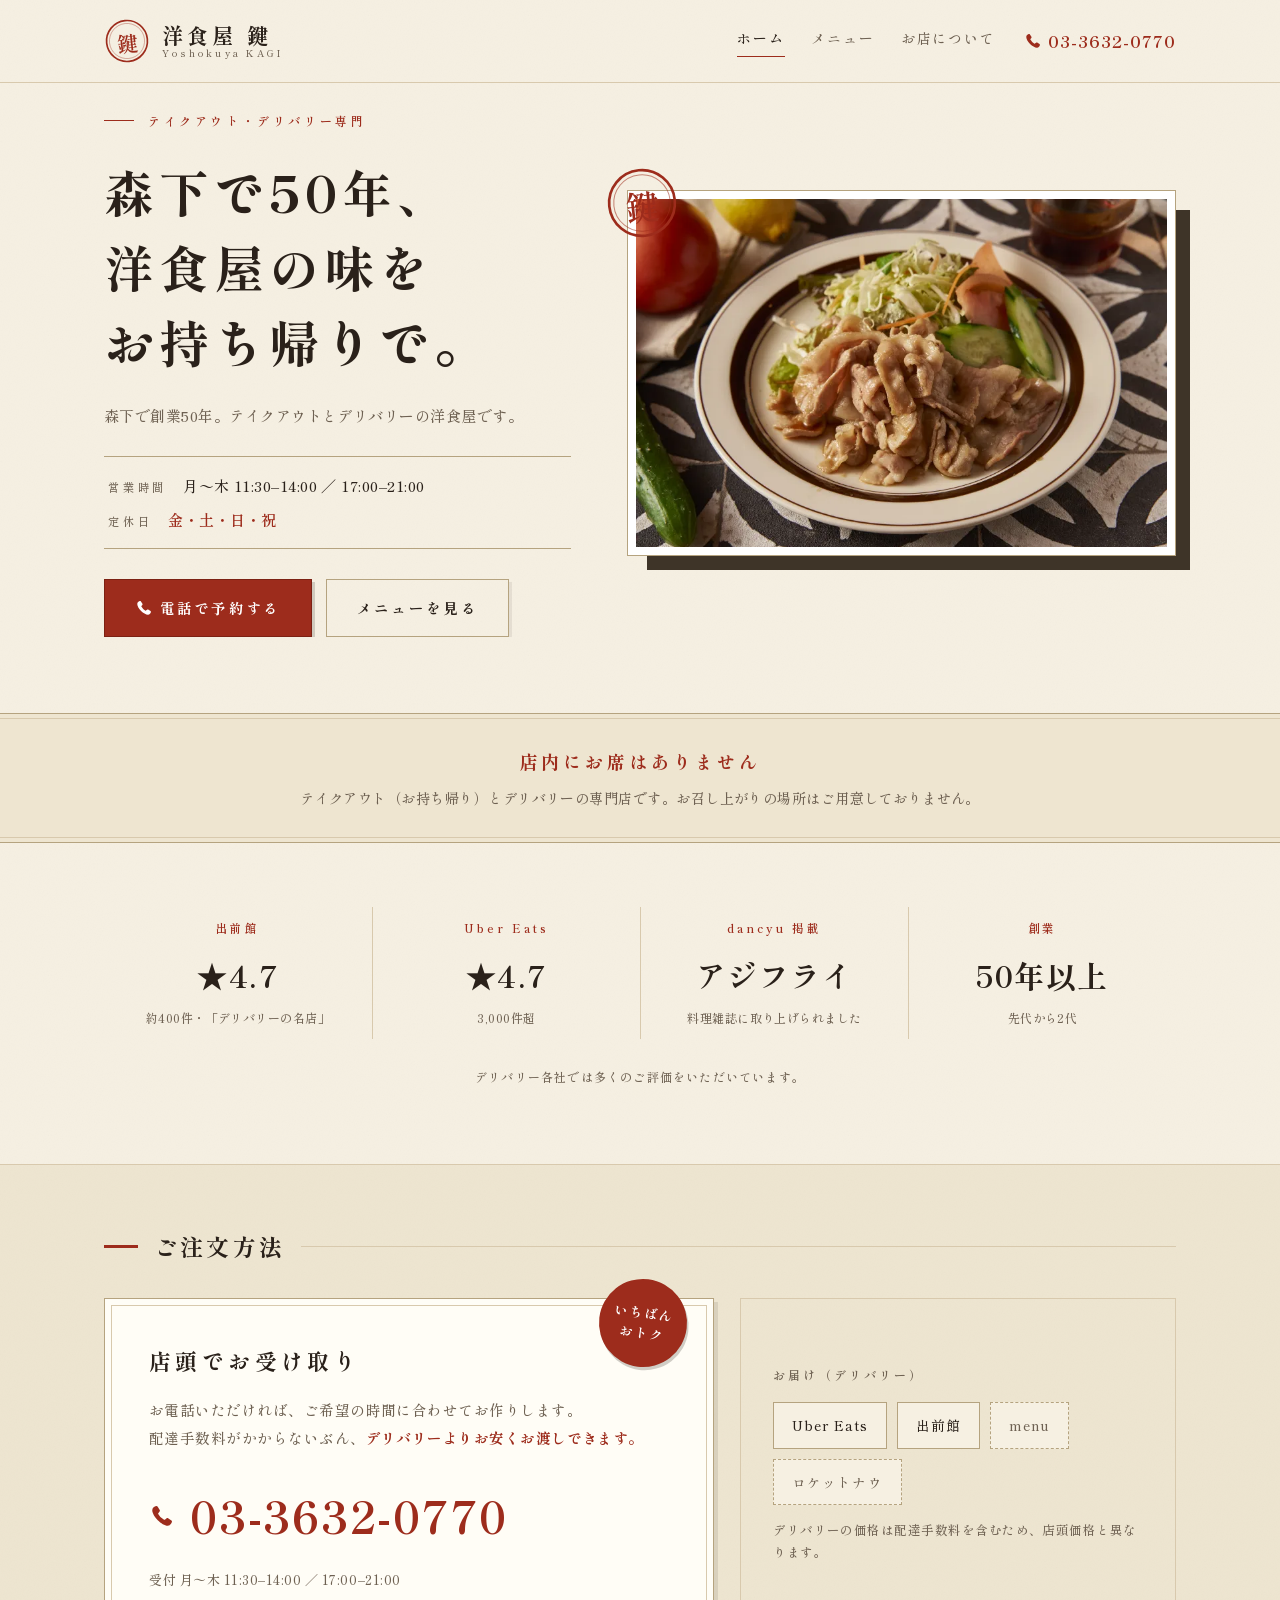
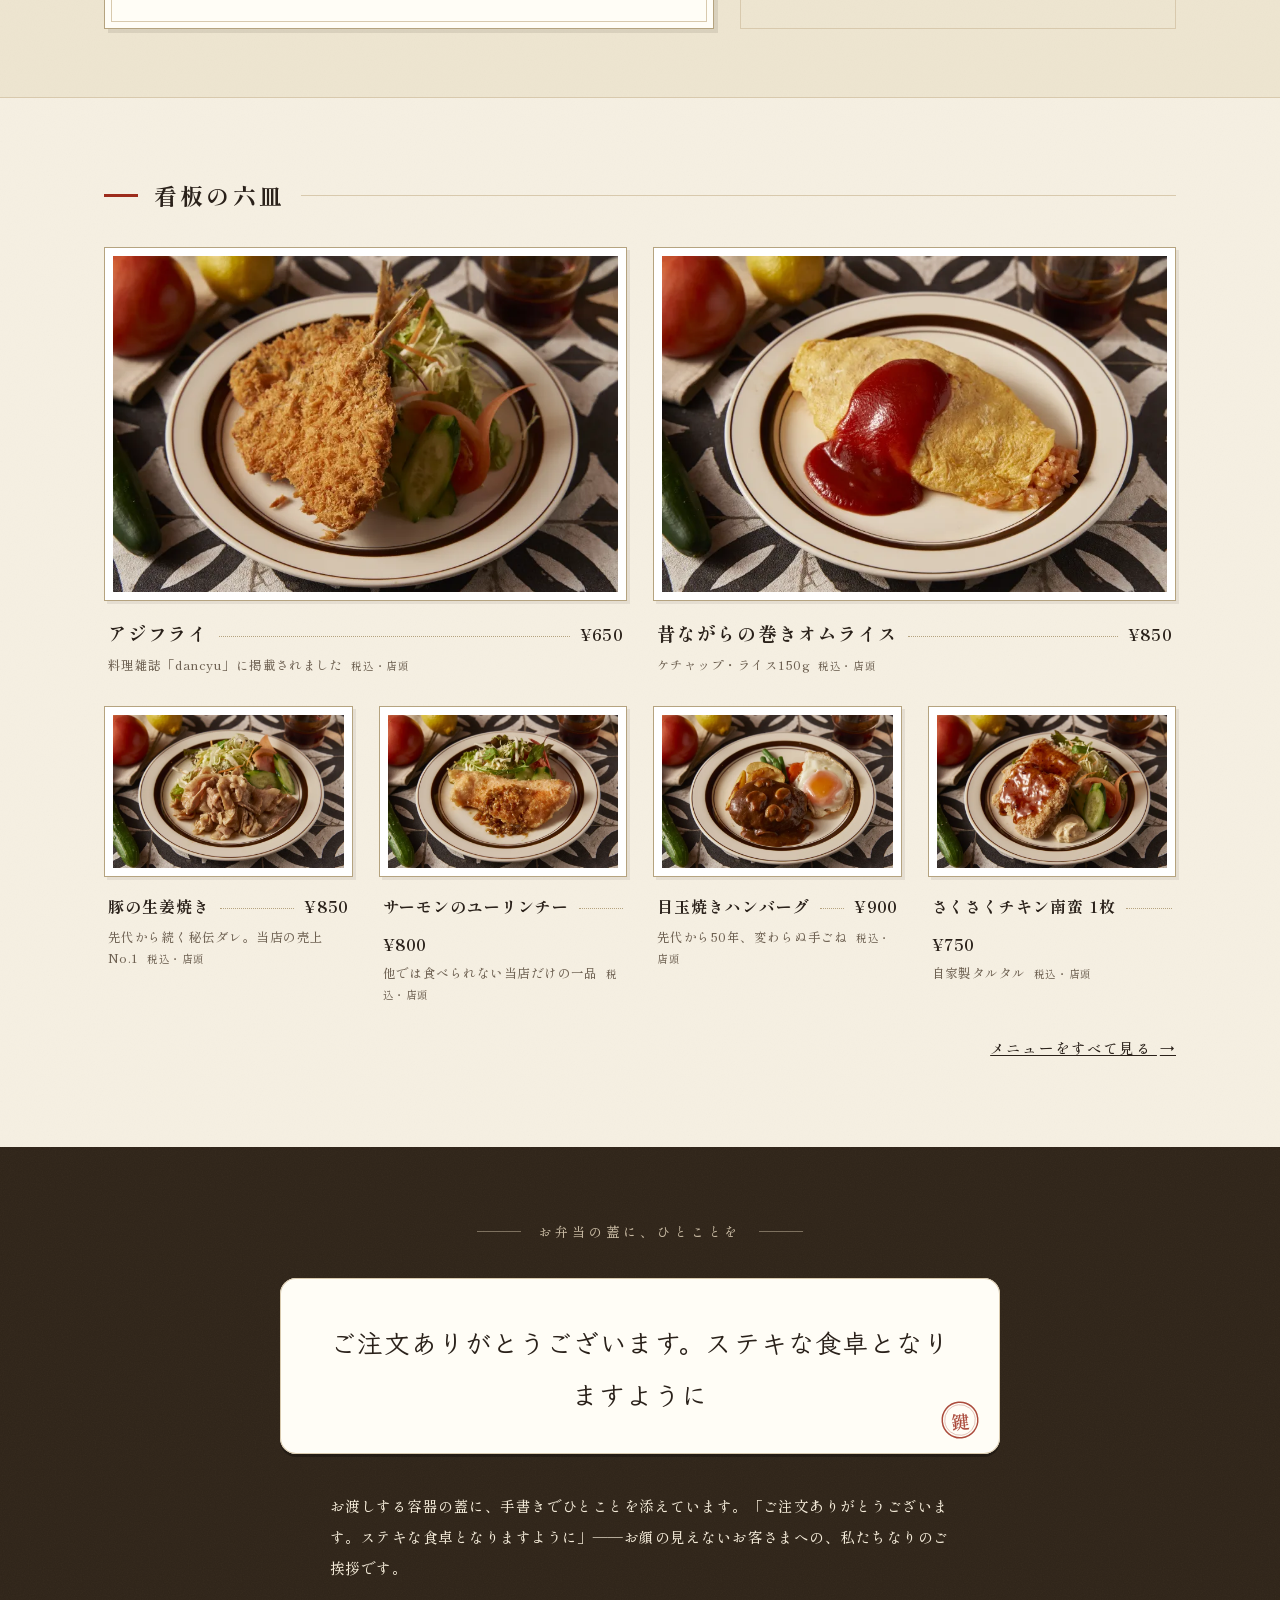
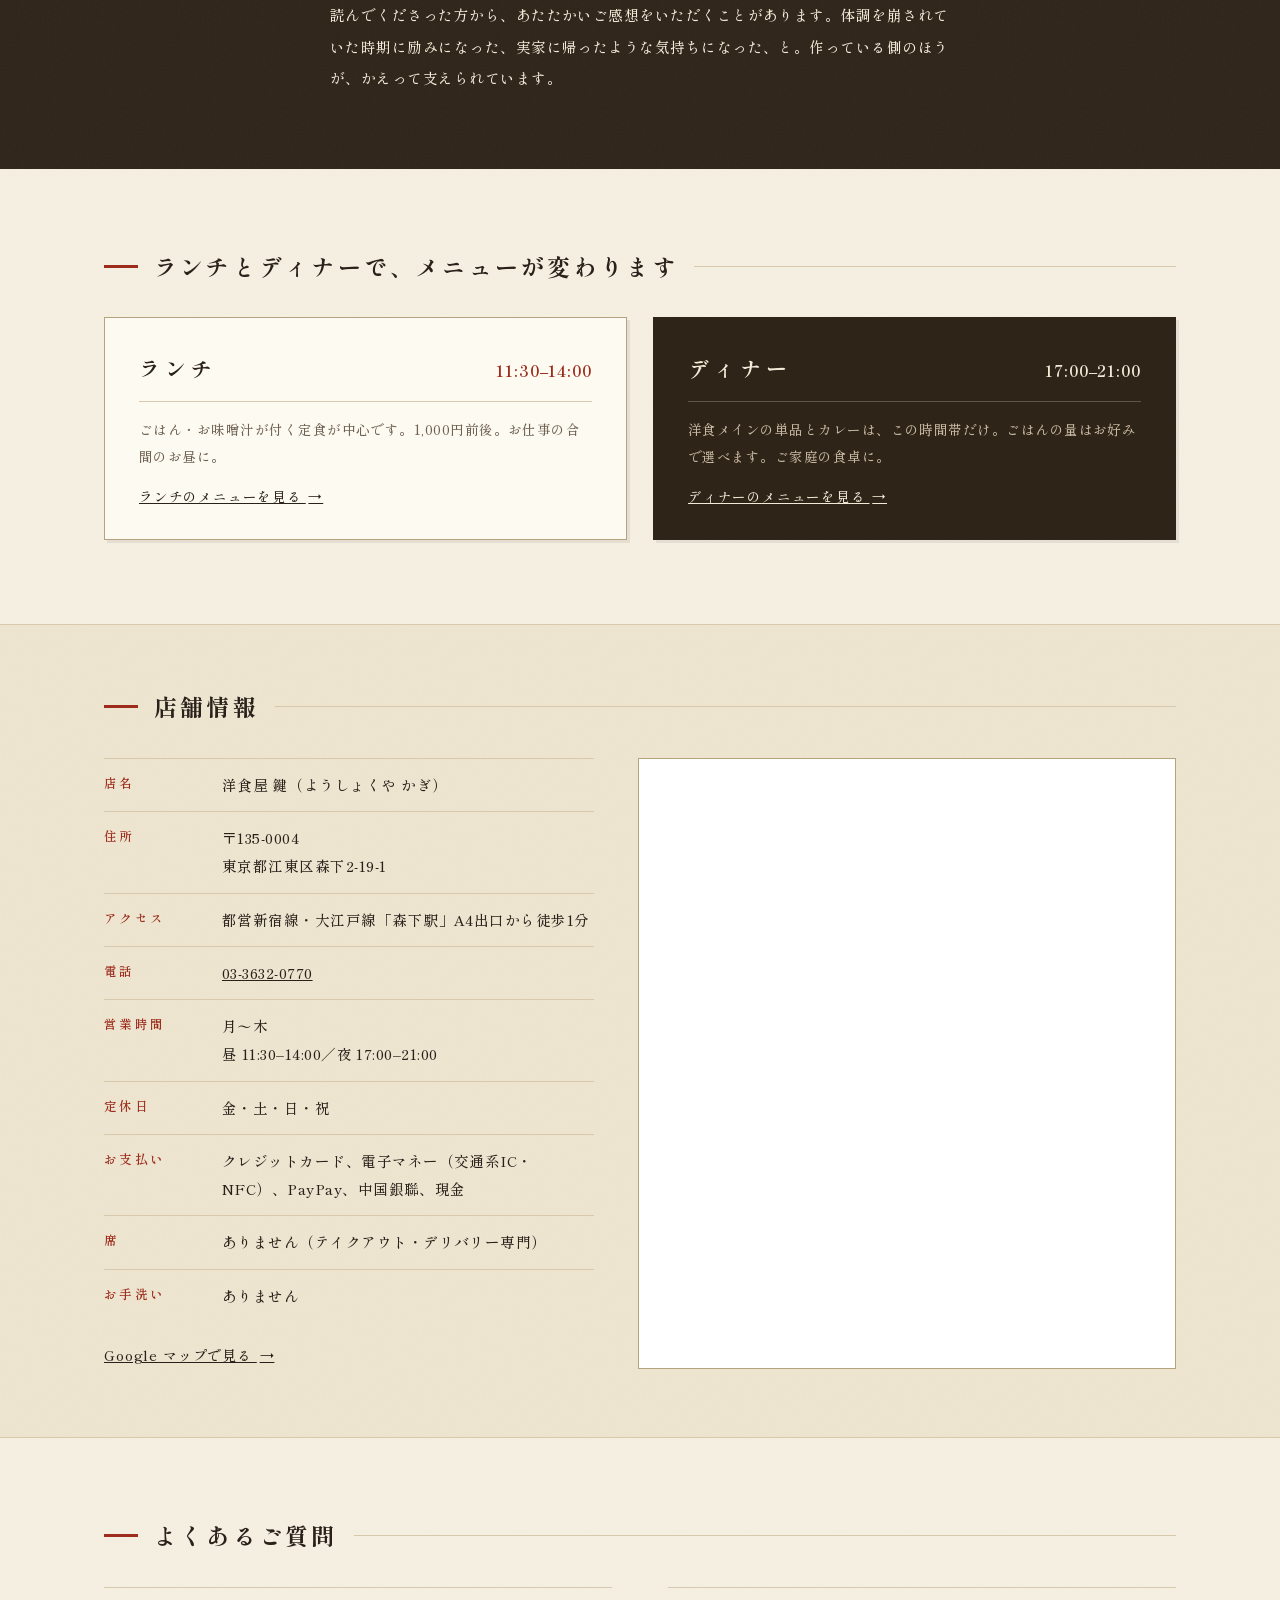
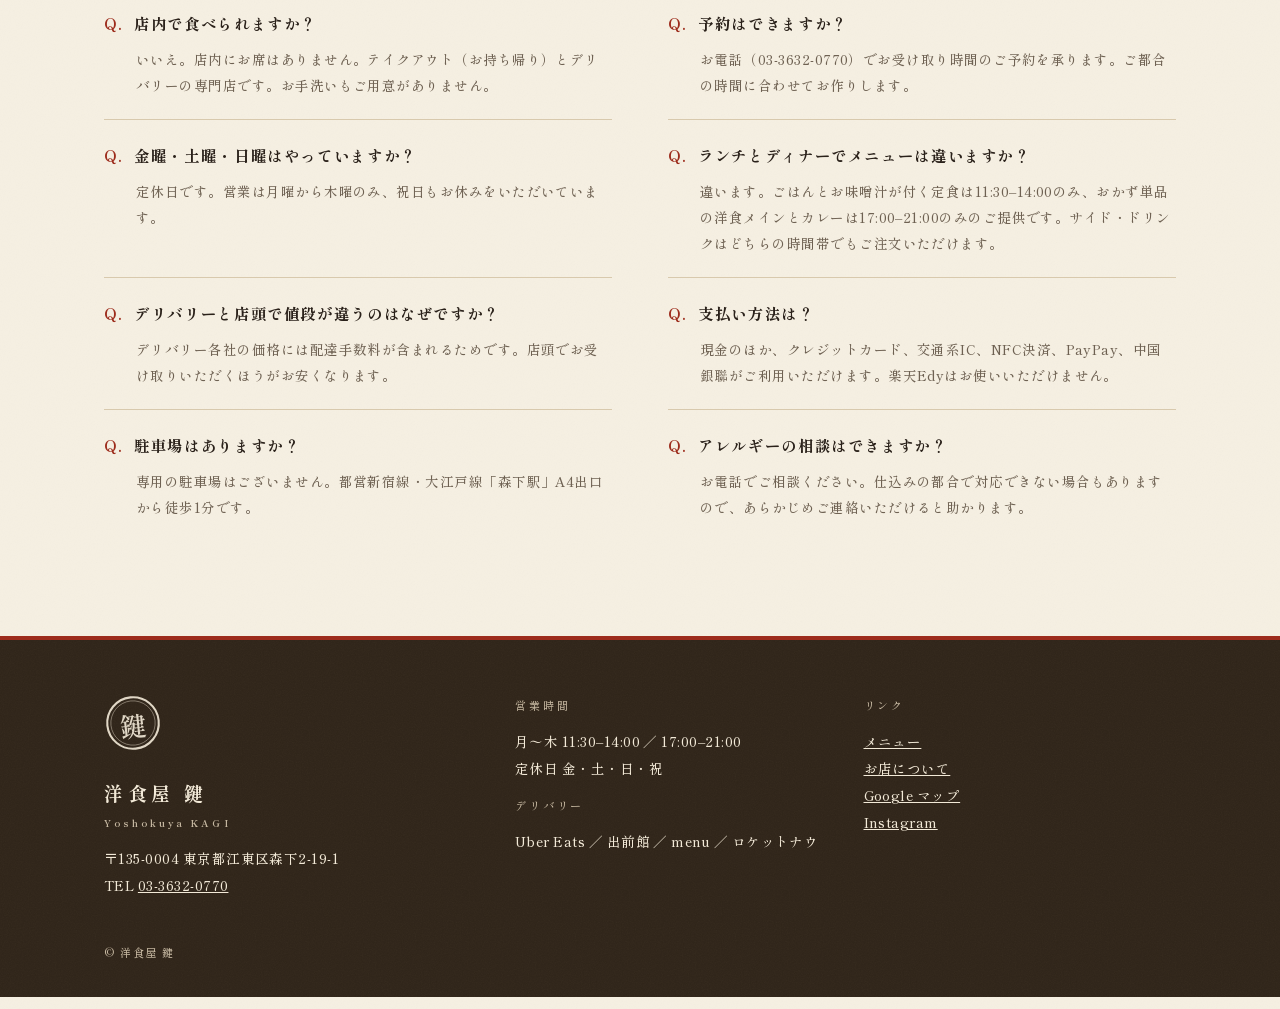
<file: index.html>
<!DOCTYPE html>
<html lang="ja">
<head>
<meta charset="utf-8">
<meta name="viewport" content="width=device-width, initial-scale=1">
<title>洋食屋 鍵｜森下のテイクアウト・デリバリー専門の洋食屋</title>
<meta name="description" content="東京・江東区森下で創業50年。テイクアウトとデリバリーの洋食屋です。生姜焼き・目玉焼きハンバーグ・dancyu掲載のアジフライ。月〜木 11:30–14:00／17:00–21:00、金土日祝は定休。森下駅から徒歩1分。">
<link rel="canonical" href="https://yoshoku-kagi.com/">
<meta name="theme-color" content="#f6f0e2">
<meta property="og:type" content="restaurant">
<meta property="og:title" content="洋食屋 鍵｜森下のテイクアウト・デリバリー専門の洋食屋">
<meta property="og:description" content="東京・江東区森下で創業50年。テイクアウトとデリバリーの洋食屋です。生姜焼き・目玉焼きハンバーグ・dancyu掲載のアジフライ。月〜木 11:30–14:00／17:00–21:00、金土日祝は定休。森下駅から徒歩1分。">
<meta property="og:url" content="https://yoshoku-kagi.com/">
<meta property="og:image" content="https://yoshoku-kagi.com/img/og.jpg">
<meta property="og:image:width" content="1200">
<meta property="og:image:height" content="630">
<meta property="og:locale" content="ja_JP">
<meta name="twitter:card" content="summary_large_image">
<link rel="icon" type="image/svg+xml" href="/favicon.svg">
<link rel="apple-touch-icon" href="/apple-touch-icon.png">
<link rel="preconnect" href="https://fonts.googleapis.com">
<link rel="preconnect" href="https://fonts.gstatic.com" crossorigin>
<link rel="stylesheet" href="https://fonts.googleapis.com/css2?family=Shippori+Mincho:wght@500;600;700;800&family=Klee+One:wght@600&display=swap">
<link rel="stylesheet" href="/style.css">
<script type="application/ld+json">
{
 "@context": "https://schema.org",
 "@type": "Restaurant",
 "@id": "https://yoshoku-kagi.com/#restaurant",
 "name": "洋食屋 鍵",
 "alternateName": "Yoshokuya KAGI",
 "url": "https://yoshoku-kagi.com/",
 "telephone": "+81-3-3632-0770",
 "description": "森下で創業50年。テイクアウトとデリバリーの洋食屋です。 店内にお席はありません。テイクアウト（お持ち帰り）とデリバリーの専門店です。",
 "servesCuisine": [
  "洋食",
  "Japanese Western-style"
 ],
 "priceRange": "¥1000-2000",
 "currenciesAccepted": "JPY",
 "paymentAccepted": "クレジットカード、電子マネー（交通系IC・NFC）、PayPay、中国銀聯、現金",
 "address": {
  "@type": "PostalAddress",
  "postalCode": "135-0004",
  "addressRegion": "東京都",
  "addressLocality": "江東区",
  "streetAddress": "森下2-19-1",
  "addressCountry": "JP"
 },
 "geo": {
  "@type": "GeoCoordinates",
  "latitude": 35.69,
  "longitude": 139.7975
 },
 "openingHoursSpecification": [
  {
   "@type": "OpeningHoursSpecification",
   "dayOfWeek": [
    "Monday",
    "Tuesday",
    "Wednesday",
    "Thursday"
   ],
   "opens": "11:30",
   "closes": "14:00"
  },
  {
   "@type": "OpeningHoursSpecification",
   "dayOfWeek": [
    "Monday",
    "Tuesday",
    "Wednesday",
    "Thursday"
   ],
   "opens": "17:00",
   "closes": "21:00"
  }
 ],
 "acceptsReservations": false,
 "hasDriveThroughService": false,
 "publicAccess": false,
 "additionalProperty": [
  {
   "@type": "PropertyValue",
   "name": "イートイン",
   "value": "利用不可（店内に席はありません）"
  },
  {
   "@type": "PropertyValue",
   "name": "テイクアウト",
   "value": "可"
  },
  {
   "@type": "PropertyValue",
   "name": "デリバリー",
   "value": "可"
  }
 ],
 "image": [
  "https://yoshoku-kagi.com/img/shogayaki.webp",
  "https://yoshoku-kagi.com/img/hamburg-egg.webp",
  "https://yoshoku-kagi.com/img/ajifry.webp"
 ],
 "sameAs": [
  "https://www.instagram.com/restaurantkagi/",
  "https://www.google.com/maps?cid=3926397547186831838",
  "https://www.ubereats.com/jp/store/x/uXtVyRdcQXenTBQSp-LXrA",
  "https://demae-can.com/shop/menu/3119565"
 ],
 "hasMenu": {
  "@type": "Menu",
  "@id": "https://yoshoku-kagi.com/menu/#menu",
  "name": "テイクアウトメニュー",
  "inLanguage": "ja",
  "hasMenuSection": [
   {
    "@type": "MenuSection",
    "name": "ランチ（11:30–14:00）",
    "description": "ごはん・お味噌汁が付く定食です。この時間帯だけのご提供です。",
    "hasMenuSection": [
     {
      "@type": "MenuSection",
      "name": "定食",
      "hasMenuItem": [
       {
        "@type": "MenuItem",
        "name": "生姜焼き定食",
        "description": "昼のいちばん人気",
        "offers": {
         "@type": "Offer",
         "price": "1000",
         "priceCurrency": "JPY",
         "availableAtOrFrom": {
          "@id": "https://yoshoku-kagi.com/#restaurant"
         }
        }
       },
       {
        "@type": "MenuItem",
        "name": "アジフライ定食",
        "description": "dancyu掲載の看板",
        "offers": {
         "@type": "Offer",
         "price": "850",
         "priceCurrency": "JPY",
         "availableAtOrFrom": {
          "@id": "https://yoshoku-kagi.com/#restaurant"
         }
        }
       },
       {
        "@type": "MenuItem",
        "name": "目玉焼きハンバーグ定食",
        "offers": {
         "@type": "Offer",
         "price": "1150",
         "priceCurrency": "JPY",
         "availableAtOrFrom": {
          "@id": "https://yoshoku-kagi.com/#restaurant"
         }
        }
       },
       {
        "@type": "MenuItem",
        "name": "チキン南蛮定食 1枚",
        "description": "自家製タルタル",
        "offers": {
         "@type": "Offer",
         "price": "1050",
         "priceCurrency": "JPY",
         "availableAtOrFrom": {
          "@id": "https://yoshoku-kagi.com/#restaurant"
         }
        }
       },
       {
        "@type": "MenuItem",
        "name": "チキン南蛮定食 2枚",
        "description": "しっかり食べたい日に",
        "offers": {
         "@type": "Offer",
         "price": "1150",
         "priceCurrency": "JPY",
         "availableAtOrFrom": {
          "@id": "https://yoshoku-kagi.com/#restaurant"
         }
        }
       },
       {
        "@type": "MenuItem",
        "name": "サーモンのユーリンチー定食",
        "description": "当店だけの味",
        "offers": {
         "@type": "Offer",
         "price": "1000",
         "priceCurrency": "JPY",
         "availableAtOrFrom": {
          "@id": "https://yoshoku-kagi.com/#restaurant"
         }
        }
       },
       {
        "@type": "MenuItem",
        "name": "5種のシーフードフライ定食",
        "offers": {
         "@type": "Offer",
         "price": "1250",
         "priceCurrency": "JPY",
         "availableAtOrFrom": {
          "@id": "https://yoshoku-kagi.com/#restaurant"
         }
        }
       },
       {
        "@type": "MenuItem",
        "name": "ハンバーグ＆チキン南蛮定食",
        "description": "肉と肉のWボリューム",
        "offers": {
         "@type": "Offer",
         "price": "1800",
         "priceCurrency": "JPY",
         "availableAtOrFrom": {
          "@id": "https://yoshoku-kagi.com/#restaurant"
         }
        }
       },
       {
        "@type": "MenuItem",
        "name": "ハンバーグ＆エビフライ定食",
        "description": "2大スター共演",
        "offers": {
         "@type": "Offer",
         "price": "1950",
         "priceCurrency": "JPY",
         "availableAtOrFrom": {
          "@id": "https://yoshoku-kagi.com/#restaurant"
         }
        }
       },
       {
        "@type": "MenuItem",
        "name": "カレー＆ミニサラダ",
        "description": "水曜・木曜のみ",
        "offers": {
         "@type": "Offer",
         "price": "950",
         "priceCurrency": "JPY",
         "availableAtOrFrom": {
          "@id": "https://yoshoku-kagi.com/#restaurant"
         }
        }
       }
      ]
     }
    ]
   },
   {
    "@type": "MenuSection",
    "name": "ディナー（17:00–21:00）",
    "description": "おかず単品が中心です。この時間帯だけのご提供です。",
    "hasMenuSection": [
     {
      "@type": "MenuSection",
      "name": "洋食メイン",
      "description": "ごはんの量はお好みで選べます。",
      "hasMenuItem": [
       {
        "@type": "MenuItem",
        "name": "アジフライ",
        "description": "料理雑誌「dancyu」に掲載されました",
        "offers": {
         "@type": "Offer",
         "price": "650",
         "priceCurrency": "JPY",
         "availableAtOrFrom": {
          "@id": "https://yoshoku-kagi.com/#restaurant"
         }
        },
        "image": "https://yoshoku-kagi.com/img/ajifry.webp"
       },
       {
        "@type": "MenuItem",
        "name": "昔ながらの巻きオムライス",
        "description": "ケチャップ・ライス150g",
        "offers": {
         "@type": "Offer",
         "price": "850",
         "priceCurrency": "JPY",
         "availableAtOrFrom": {
          "@id": "https://yoshoku-kagi.com/#restaurant"
         }
        },
        "image": "https://yoshoku-kagi.com/img/omurice-ketchup.webp"
       },
       {
        "@type": "MenuItem",
        "name": "豚の生姜焼き",
        "description": "先代から続く秘伝ダレ。当店の売上No.1",
        "offers": {
         "@type": "Offer",
         "price": "850",
         "priceCurrency": "JPY",
         "availableAtOrFrom": {
          "@id": "https://yoshoku-kagi.com/#restaurant"
         }
        },
        "image": "https://yoshoku-kagi.com/img/shogayaki.webp"
       },
       {
        "@type": "MenuItem",
        "name": "ふわふわデミオムライス",
        "description": "自家製デミグラスソース・ライス150g",
        "offers": {
         "@type": "Offer",
         "price": "950",
         "priceCurrency": "JPY",
         "availableAtOrFrom": {
          "@id": "https://yoshoku-kagi.com/#restaurant"
         }
        },
        "image": "https://yoshoku-kagi.com/img/omurice-demi.webp"
       },
       {
        "@type": "MenuItem",
        "name": "目玉焼きハンバーグ",
        "description": "先代から50年、変わらぬ手ごね",
        "offers": {
         "@type": "Offer",
         "price": "900",
         "priceCurrency": "JPY",
         "availableAtOrFrom": {
          "@id": "https://yoshoku-kagi.com/#restaurant"
         }
        },
        "image": "https://yoshoku-kagi.com/img/hamburg-egg.webp"
       },
       {
        "@type": "MenuItem",
        "name": "サーモンのユーリンチー",
        "description": "他では食べられない当店だけの一品",
        "offers": {
         "@type": "Offer",
         "price": "800",
         "priceCurrency": "JPY",
         "availableAtOrFrom": {
          "@id": "https://yoshoku-kagi.com/#restaurant"
         }
        },
        "image": "https://yoshoku-kagi.com/img/salmon-yurinchi.webp"
       },
       {
        "@type": "MenuItem",
        "name": "さくさくチキン南蛮 1枚",
        "description": "自家製タルタル",
        "offers": {
         "@type": "Offer",
         "price": "750",
         "priceCurrency": "JPY",
         "availableAtOrFrom": {
          "@id": "https://yoshoku-kagi.com/#restaurant"
         }
        },
        "image": "https://yoshoku-kagi.com/img/chicken-nanban.webp"
       },
       {
        "@type": "MenuItem",
        "name": "さくさくチキン南蛮 2枚",
        "description": "しっかり食べたい日に",
        "offers": {
         "@type": "Offer",
         "price": "860",
         "priceCurrency": "JPY",
         "availableAtOrFrom": {
          "@id": "https://yoshoku-kagi.com/#restaurant"
         }
        }
       },
       {
        "@type": "MenuItem",
        "name": "豚旨ポークカツ",
        "description": "ざっくりジューシー",
        "offers": {
         "@type": "Offer",
         "price": "900",
         "priceCurrency": "JPY",
         "availableAtOrFrom": {
          "@id": "https://yoshoku-kagi.com/#restaurant"
         }
        },
        "image": "https://yoshoku-kagi.com/img/pork-cutlet.webp"
       },
       {
        "@type": "MenuItem",
        "name": "シーフードデラックスフライ",
        "description": "海の三兄弟",
        "offers": {
         "@type": "Offer",
         "price": "1150",
         "priceCurrency": "JPY",
         "availableAtOrFrom": {
          "@id": "https://yoshoku-kagi.com/#restaurant"
         }
        },
        "image": "https://yoshoku-kagi.com/img/seafood-fry.webp"
       },
       {
        "@type": "MenuItem",
        "name": "ハンバーグ＆エビフライ",
        "description": "2大スター共演",
        "offers": {
         "@type": "Offer",
         "price": "1700",
         "priceCurrency": "JPY",
         "availableAtOrFrom": {
          "@id": "https://yoshoku-kagi.com/#restaurant"
         }
        },
        "image": "https://yoshoku-kagi.com/img/hamburg-shrimp.webp"
       },
       {
        "@type": "MenuItem",
        "name": "ハンバーグ＆チキン南蛮",
        "description": "肉と肉のWボリューム",
        "offers": {
         "@type": "Offer",
         "price": "1550",
         "priceCurrency": "JPY",
         "availableAtOrFrom": {
          "@id": "https://yoshoku-kagi.com/#restaurant"
         }
        },
        "image": "https://yoshoku-kagi.com/img/hamburg-nanban.webp"
       },
       {
        "@type": "MenuItem",
        "name": "夢のチョイスフライ",
        "description": "好きなフライを選べます",
        "offers": {
         "@type": "Offer",
         "price": "150",
         "priceCurrency": "JPY",
         "availableAtOrFrom": {
          "@id": "https://yoshoku-kagi.com/#restaurant"
         }
        }
       }
      ]
     },
     {
      "@type": "MenuSection",
      "name": "カレー",
      "hasMenuItem": [
       {
        "@type": "MenuItem",
        "name": "洋食屋のこだわりカレーライス",
        "description": "野菜をじっくり煮込んだ昔ながらの味",
        "offers": {
         "@type": "Offer",
         "price": "750",
         "priceCurrency": "JPY",
         "availableAtOrFrom": {
          "@id": "https://yoshoku-kagi.com/#restaurant"
         }
        },
        "image": "https://yoshoku-kagi.com/img/curry.webp"
       },
       {
        "@type": "MenuItem",
        "name": "洋食屋のカツカレー",
        "description": "こだわりカレー＆ポークカツ",
        "offers": {
         "@type": "Offer",
         "price": "1100",
         "priceCurrency": "JPY",
         "availableAtOrFrom": {
          "@id": "https://yoshoku-kagi.com/#restaurant"
         }
        }
       }
      ]
     }
    ]
   },
   {
    "@type": "MenuSection",
    "name": "終日（11:30–14:00 ／ 17:00–21:00）",
    "description": "どちらの時間帯でもご注文いただけます。",
    "hasMenuSection": [
     {
      "@type": "MenuSection",
      "name": "サイド",
      "hasMenuItem": [
       {
        "@type": "MenuItem",
        "name": "フレッシュグリーンサラダ",
        "description": "野菜たっぷり",
        "offers": {
         "@type": "Offer",
         "price": "550",
         "priceCurrency": "JPY",
         "availableAtOrFrom": {
          "@id": "https://yoshoku-kagi.com/#restaurant"
         }
        },
        "image": "https://yoshoku-kagi.com/img/salad.webp"
       },
       {
        "@type": "MenuItem",
        "name": "フレッシュミニサラダ",
        "offers": {
         "@type": "Offer",
         "price": "300",
         "priceCurrency": "JPY",
         "availableAtOrFrom": {
          "@id": "https://yoshoku-kagi.com/#restaurant"
         }
        }
       },
       {
        "@type": "MenuItem",
        "name": "ライス",
        "description": "清澄白河 三河屋ブランド",
        "offers": {
         "@type": "Offer",
         "price": "300",
         "priceCurrency": "JPY",
         "availableAtOrFrom": {
          "@id": "https://yoshoku-kagi.com/#restaurant"
         }
        }
       },
       {
        "@type": "MenuItem",
        "name": "手作りお味噌汁",
        "description": "180cc",
        "offers": {
         "@type": "Offer",
         "price": "100",
         "priceCurrency": "JPY",
         "availableAtOrFrom": {
          "@id": "https://yoshoku-kagi.com/#restaurant"
         }
        }
       }
      ]
     },
     {
      "@type": "MenuSection",
      "name": "ドリンク",
      "hasMenuItem": [
       {
        "@type": "MenuItem",
        "name": "綾鷹 600ml",
        "offers": {
         "@type": "Offer",
         "price": "150",
         "priceCurrency": "JPY",
         "availableAtOrFrom": {
          "@id": "https://yoshoku-kagi.com/#restaurant"
         }
        }
       },
       {
        "@type": "MenuItem",
        "name": "からだすこやか茶W 350ml",
        "offers": {
         "@type": "Offer",
         "price": "200",
         "priceCurrency": "JPY",
         "availableAtOrFrom": {
          "@id": "https://yoshoku-kagi.com/#restaurant"
         }
        }
       },
       {
        "@type": "MenuItem",
        "name": "コカ・コーラ 500ml",
        "offers": {
         "@type": "Offer",
         "price": "150",
         "priceCurrency": "JPY",
         "availableAtOrFrom": {
          "@id": "https://yoshoku-kagi.com/#restaurant"
         }
        }
       },
       {
        "@type": "MenuItem",
        "name": "カナダドライ ジンジャエール 500ml",
        "offers": {
         "@type": "Offer",
         "price": "150",
         "priceCurrency": "JPY",
         "availableAtOrFrom": {
          "@id": "https://yoshoku-kagi.com/#restaurant"
         }
        }
       }
      ]
     }
    ]
   }
  ]
 }
}
</script>
<script type="application/ld+json">
{
 "@context": "https://schema.org",
 "@type": "FAQPage",
 "mainEntity": [
  {
   "@type": "Question",
   "name": "店内で食べられますか？",
   "acceptedAnswer": {
    "@type": "Answer",
    "text": "いいえ。店内にお席はありません。テイクアウト（お持ち帰り）とデリバリーの専門店です。お手洗いもご用意がありません。"
   }
  },
  {
   "@type": "Question",
   "name": "予約はできますか？",
   "acceptedAnswer": {
    "@type": "Answer",
    "text": "お電話（03-3632-0770）でお受け取り時間のご予約を承ります。ご都合の時間に合わせてお作りします。"
   }
  },
  {
   "@type": "Question",
   "name": "金曜・土曜・日曜はやっていますか？",
   "acceptedAnswer": {
    "@type": "Answer",
    "text": "定休日です。営業は月曜から木曜のみ、祝日もお休みをいただいています。"
   }
  },
  {
   "@type": "Question",
   "name": "ランチとディナーでメニューは違いますか？",
   "acceptedAnswer": {
    "@type": "Answer",
    "text": "違います。ごはんとお味噌汁が付く定食は11:30–14:00のみ、おかず単品の洋食メインとカレーは17:00–21:00のみのご提供です。サイド・ドリンクはどちらの時間帯でもご注文いただけます。"
   }
  },
  {
   "@type": "Question",
   "name": "デリバリーと店頭で値段が違うのはなぜですか？",
   "acceptedAnswer": {
    "@type": "Answer",
    "text": "デリバリー各社の価格には配達手数料が含まれるためです。店頭でお受け取りいただくほうがお安くなります。"
   }
  },
  {
   "@type": "Question",
   "name": "支払い方法は？",
   "acceptedAnswer": {
    "@type": "Answer",
    "text": "現金のほか、クレジットカード、交通系IC、NFC決済、PayPay、中国銀聯がご利用いただけます。楽天Edyはお使いいただけません。"
   }
  },
  {
   "@type": "Question",
   "name": "駐車場はありますか？",
   "acceptedAnswer": {
    "@type": "Answer",
    "text": "専用の駐車場はございません。都営新宿線・大江戸線「森下駅」A4出口から徒歩1分です。"
   }
  },
  {
   "@type": "Question",
   "name": "アレルギーの相談はできますか？",
   "acceptedAnswer": {
    "@type": "Answer",
    "text": "お電話でご相談ください。仕込みの都合で対応できない場合もありますので、あらかじめご連絡いただけると助かります。"
   }
  }
 ]
}
</script>
</head>
<body>
<header class="site">
  <div class="site-in">
    <a class="brand" href="/"><svg class="stamp brand-stamp" width="46" height="46" viewBox="0 0 72 72" aria-hidden="true" focusable="false"><g transform="rotate(-6 36 36)"><circle cx="36" cy="36" r="32" fill="none" stroke="currentColor" stroke-width="2.6"/><circle cx="36" cy="36" r="27.5" fill="none" stroke="currentColor" stroke-width="1" opacity=".55"/><text x="36" y="38.5" text-anchor="middle" dominant-baseline="central" font-family="Shippori Mincho,Hiragino Mincho ProN,serif" font-size="33" font-weight="600" fill="currentColor">鍵</text></g></svg><span class="brand-t"><span class="brand-ja">洋食屋 鍵</span><span class="brand-en">Yoshokuya KAGI</span></span></a>
    <nav class="gnav"><a href="/" class="on">ホーム</a><a href="/menu/">メニュー</a><a href="/about/">お店について</a></nav>
    <a class="head-tel" href="tel:0336320770"><svg class="i-tel" width="18" height="18" viewBox="0 0 24 24" aria-hidden="true" focusable="false"><path fill="currentColor" d="M6.6 2.8c.5-.1 1 .1 1.3.5l2 3.1c.3.5.3 1.1-.1 1.5L8.6 9.4a.6.6 0 0 0-.1.7 12.3 12.3 0 0 0 5.4 5.4c.2.1.5.1.7-.1l1.5-1.2c.4-.4 1-.4 1.5-.1l3.1 2c.4.3.6.8.5 1.3-.3 1.5-1.7 3.6-3.9 3.6C11.9 21 3 12.1 3 6.7c0-2.2 2.1-3.6 3.6-3.9z"/></svg><span>03-3632-0770</span></a>
  </div>
</header>

<section class="hero">
  <div class="hero-in">
    <div class="hero-txt">
      <p class="hero-kicker">テイクアウト・デリバリー専門</p>
      <h1>森下で50年、<br>洋食屋の味を<br>お持ち帰りで。</h1>
      <p class="lead">森下で創業50年。テイクアウトとデリバリーの洋食屋です。</p>
      <div class="hero-hours">
        <p><span class="hh-label">営業時間</span>月〜木 11:30–14:00 ／ 17:00–21:00</p>
        <p><span class="hh-label">定休日</span><span class="closed">金・土・日・祝</span></p>
      </div>
      <p class="hero-cta"><a class="btn" href="#order"><svg class="i-tel" width="18" height="18" viewBox="0 0 24 24" aria-hidden="true" focusable="false"><path fill="currentColor" d="M6.6 2.8c.5-.1 1 .1 1.3.5l2 3.1c.3.5.3 1.1-.1 1.5L8.6 9.4a.6.6 0 0 0-.1.7 12.3 12.3 0 0 0 5.4 5.4c.2.1.5.1.7-.1l1.5-1.2c.4-.4 1-.4 1.5-.1l3.1 2c.4.3.6.8.5 1.3-.3 1.5-1.7 3.6-3.9 3.6C11.9 21 3 12.1 3 6.7c0-2.2 2.1-3.6 3.6-3.9z"/></svg>電話で予約する</a><a class="btn btn-2" href="/menu/">メニューを見る</a></p>
    </div>
    <figure class="hero-img">
      <img src="/img/shogayaki.webp" srcset="/img/shogayaki-sm.webp 800w, /img/shogayaki.webp 1200w"
           sizes="(max-width: 760px) 100vw, 54vw" width="1200" height="800" alt="豚の生姜焼き" fetchpriority="high">
      <svg class="stamp hero-stamp" width="74" height="74" viewBox="0 0 72 72" aria-hidden="true" focusable="false"><g transform="rotate(-6 36 36)"><circle cx="36" cy="36" r="32" fill="none" stroke="currentColor" stroke-width="2.6"/><circle cx="36" cy="36" r="27.5" fill="none" stroke="currentColor" stroke-width="1" opacity=".55"/><text x="36" y="38.5" text-anchor="middle" dominant-baseline="central" font-family="Shippori Mincho,Hiragino Mincho ProN,serif" font-size="33" font-weight="600" fill="currentColor">鍵</text></g></svg>
    </figure>
  </div>
</section>

<aside class="notice">
  <div class="notice-in">
    <p class="n-head">店内にお席はありません</p>
    <p>テイクアウト（お持ち帰り）とデリバリーの専門店です。<br class="sp">お召し上がりの場所はご用意しておりません。</p>
  </div>
</aside>

<section class="proof">
  <div class="proof-grid">
    <div class="pr-item">
      <p class="pr-label">出前館</p>
      <p class="pr-value">★4.7</p>
      <p class="pr-note">約400件・「デリバリーの名店」</p>
    </div>
    <div class="pr-item">
      <p class="pr-label">Uber Eats</p>
      <p class="pr-value">★4.7</p>
      <p class="pr-note">3,000件超</p>
    </div>
    <div class="pr-item">
      <p class="pr-label">dancyu 掲載</p>
      <p class="pr-value">アジフライ</p>
      <p class="pr-note">料理雑誌に取り上げられました</p>
    </div>
    <div class="pr-item">
      <p class="pr-label">創業</p>
      <p class="pr-value">50年以上</p>
      <p class="pr-note">先代から2代</p>
    </div>
  </div>
  <p class="proof-cap">デリバリー各社では多くのご評価をいただいています。</p>
</section>

<div class="order-band" id="order">
<section class="order">
  <div class="sec-head"><span class="sh-rule" aria-hidden="true"></span><h2>ご注文方法</h2><span class="sh-line" aria-hidden="true"></span></div>
  <div class="order-grid">
    <div class="order-main">
      <p class="om-badge" aria-label="いちばんおトク"><span>いちばん<br>おトク</span></p>
      <p class="om-kind">店頭でお受け取り</p>
      <p class="om-lead">お電話いただければ、ご希望の時間に合わせてお作りします。<br>
        配達手数料がかからないぶん、<strong>デリバリーよりお安くお渡しできます。</strong></p>
      <p class="om-tel"><a href="tel:0336320770"><svg class="i-tel" width="18" height="18" viewBox="0 0 24 24" aria-hidden="true" focusable="false"><path fill="currentColor" d="M6.6 2.8c.5-.1 1 .1 1.3.5l2 3.1c.3.5.3 1.1-.1 1.5L8.6 9.4a.6.6 0 0 0-.1.7 12.3 12.3 0 0 0 5.4 5.4c.2.1.5.1.7-.1l1.5-1.2c.4-.4 1-.4 1.5-.1l3.1 2c.4.3.6.8.5 1.3-.3 1.5-1.7 3.6-3.9 3.6C11.9 21 3 12.1 3 6.7c0-2.2 2.1-3.6 3.6-3.9z"/></svg>03-3632-0770</a></p>
      <p class="om-hours">受付 月〜木 11:30–14:00 ／ 17:00–21:00</p>
    </div>
    <div class="order-sub">
      <p class="oc-kind">お届け（デリバリー）</p>
      <p class="oc-main pf-list"><a class="pf" href="https://www.ubereats.com/jp/store/x/uXtVyRdcQXenTBQSp-LXrA" rel="noopener">Uber Eats</a><a class="pf" href="https://demae-can.com/shop/menu/3119565" rel="noopener">出前館</a><span class="pf pf-nolink">menu</span><span class="pf pf-nolink">ロケットナウ</span></p>
      <p class="oc-note">デリバリーの価格は配達手数料を含むため、店頭価格と異なります。</p>
    </div>
  </div>
</section>
</div>


<section class="picks">
  <div class="sec-head"><span class="sh-rule" aria-hidden="true"></span><h2>看板の六皿</h2><span class="sh-line" aria-hidden="true"></span></div>
  <div class="dish-grid">
    <figure class="dish dish-lg">
      <div class="ph"><img src="/img/ajifry.webp" srcset="/img/ajifry-sm.webp 800w, /img/ajifry.webp 1200w"
           sizes="(max-width: 760px) 100vw, 46vw" width="1200" height="800" loading="lazy"
           alt="アジフライ"></div>
      <figcaption>
        <p class="d-row"><span class="d-name">アジフライ</span><span class="d-dots" aria-hidden="true"></span><span class="d-price">&yen;650</span></p>
        <p class="d-note">料理雑誌「dancyu」に掲載されました<span class="d-tax">税込・店頭</span></p>
      </figcaption>
    </figure>
    <figure class="dish dish-lg">
      <div class="ph"><img src="/img/omurice-ketchup.webp" srcset="/img/omurice-ketchup-sm.webp 800w, /img/omurice-ketchup.webp 1200w"
           sizes="(max-width: 760px) 100vw, 46vw" width="1200" height="800" loading="lazy"
           alt="昔ながらの巻きオムライス"></div>
      <figcaption>
        <p class="d-row"><span class="d-name">昔ながらの巻きオムライス</span><span class="d-dots" aria-hidden="true"></span><span class="d-price">&yen;850</span></p>
        <p class="d-note">ケチャップ・ライス150g<span class="d-tax">税込・店頭</span></p>
      </figcaption>
    </figure>
    <figure class="dish">
      <div class="ph"><img src="/img/shogayaki.webp" srcset="/img/shogayaki-sm.webp 800w, /img/shogayaki.webp 1200w"
           sizes="(max-width: 760px) 100vw, 23vw" width="1200" height="800" loading="lazy"
           alt="豚の生姜焼き"></div>
      <figcaption>
        <p class="d-row"><span class="d-name">豚の生姜焼き</span><span class="d-dots" aria-hidden="true"></span><span class="d-price">&yen;850</span></p>
        <p class="d-note">先代から続く秘伝ダレ。当店の売上No.1<span class="d-tax">税込・店頭</span></p>
      </figcaption>
    </figure>
    <figure class="dish">
      <div class="ph"><img src="/img/salmon-yurinchi.webp" srcset="/img/salmon-yurinchi-sm.webp 800w, /img/salmon-yurinchi.webp 1200w"
           sizes="(max-width: 760px) 100vw, 23vw" width="1200" height="800" loading="lazy"
           alt="サーモンのユーリンチー"></div>
      <figcaption>
        <p class="d-row"><span class="d-name">サーモンのユーリンチー</span><span class="d-dots" aria-hidden="true"></span><span class="d-price">&yen;800</span></p>
        <p class="d-note">他では食べられない当店だけの一品<span class="d-tax">税込・店頭</span></p>
      </figcaption>
    </figure>
    <figure class="dish">
      <div class="ph"><img src="/img/hamburg-egg.webp" srcset="/img/hamburg-egg-sm.webp 800w, /img/hamburg-egg.webp 1200w"
           sizes="(max-width: 760px) 100vw, 23vw" width="1200" height="800" loading="lazy"
           alt="目玉焼きハンバーグ"></div>
      <figcaption>
        <p class="d-row"><span class="d-name">目玉焼きハンバーグ</span><span class="d-dots" aria-hidden="true"></span><span class="d-price">&yen;900</span></p>
        <p class="d-note">先代から50年、変わらぬ手ごね<span class="d-tax">税込・店頭</span></p>
      </figcaption>
    </figure>
    <figure class="dish">
      <div class="ph"><img src="/img/chicken-nanban.webp" srcset="/img/chicken-nanban-sm.webp 800w, /img/chicken-nanban.webp 1200w"
           sizes="(max-width: 760px) 100vw, 23vw" width="1200" height="800" loading="lazy"
           alt="さくさくチキン南蛮 1枚"></div>
      <figcaption>
        <p class="d-row"><span class="d-name">さくさくチキン南蛮 1枚</span><span class="d-dots" aria-hidden="true"></span><span class="d-price">&yen;750</span></p>
        <p class="d-note">自家製タルタル<span class="d-tax">税込・店頭</span></p>
      </figcaption>
    </figure>
  </div>
  <p class="more"><a href="/menu/">メニューをすべて見る <span class="arw" aria-hidden="true">&rarr;</span></a></p>
</section>

<div class="lid-band">
<section class="lid">
  <div class="lid-inner">
    <p class="lid-title">お弁当の蓋に、ひとことを</p>
    <p class="lid-hand" aria-hidden="true">ご注文ありがとうございます。ステキな食卓となりますように<svg class="stamp lid-stamp" width="40" height="40" viewBox="0 0 72 72" aria-hidden="true" focusable="false"><g transform="rotate(-6 36 36)"><circle cx="36" cy="36" r="32" fill="none" stroke="currentColor" stroke-width="2.6"/><circle cx="36" cy="36" r="27.5" fill="none" stroke="currentColor" stroke-width="1" opacity=".55"/><text x="36" y="38.5" text-anchor="middle" dominant-baseline="central" font-family="Shippori Mincho,Hiragino Mincho ProN,serif" font-size="33" font-weight="600" fill="currentColor">鍵</text></g></svg></p>
    <div class="lid-body"><p>お渡しする容器の蓋に、手書きでひとことを添えています。「ご注文ありがとうございます。ステキな食卓となりますように」——お顔の見えないお客さまへの、私たちなりのご挨拶です。</p><p>読んでくださった方から、あたたかいご感想をいただくことがあります。体調を崩されていた時期に励みになった、実家に帰ったような気持ちになった、と。作っている側のほうが、かえって支えられています。</p></div>
  </div>
</section>
</div>

<section class="timeband">
  <div class="sec-head"><span class="sh-rule" aria-hidden="true"></span><h2>ランチとディナーで、メニューが変わります</h2><span class="sh-line" aria-hidden="true"></span></div>
  <div class="tb-grid">
    <div class="tb-card tb-lunch">
      <div class="tb-head">
        <p class="tb-name">ランチ</p>
        <p class="tb-time">11:30–14:00</p>
      </div>
      <p class="tb-desc">ごはん・お味噌汁が付く定食が中心です。1,000円前後。お仕事の合間のお昼に。</p>
      <p class="tb-link"><a href="/menu/#lunch">ランチのメニューを見る <span class="arw" aria-hidden="true">&rarr;</span></a></p>
    </div>
    <div class="tb-card tb-dinner">
      <div class="tb-head">
        <p class="tb-name">ディナー</p>
        <p class="tb-time">17:00–21:00</p>
      </div>
      <p class="tb-desc">洋食メインの単品とカレーは、この時間帯だけ。ごはんの量はお好みで選べます。ご家庭の食卓に。</p>
      <p class="tb-link"><a href="/menu/#dinner">ディナーのメニューを見る <span class="arw" aria-hidden="true">&rarr;</span></a></p>
    </div>
  </div>
</section>

<div class="info-band">
<section class="info" id="info">
  <div class="sec-head"><span class="sh-rule" aria-hidden="true"></span><h2>店舗情報</h2><span class="sh-line" aria-hidden="true"></span></div>
  <div class="info-grid">
    <div>
      <dl class="info-dl">
        <dt>店名</dt><dd>洋食屋 鍵（ようしょくや かぎ）</dd>
        <dt>住所</dt><dd>〒135-0004<br>東京都江東区森下2-19-1</dd>
        <dt>アクセス</dt><dd>都営新宿線・大江戸線「森下駅」A4出口から徒歩1分</dd>
        <dt>電話</dt><dd><a href="tel:0336320770">03-3632-0770</a></dd>
        <dt>営業時間</dt><dd>月〜木<br>
          昼 11:30–14:00／夜 17:00–21:00</dd>
        <dt>定休日</dt><dd>金・土・日・祝</dd>
        <dt>お支払い</dt><dd>クレジットカード、電子マネー（交通系IC・NFC）、PayPay、中国銀聯、現金</dd>
        <dt>席</dt><dd>ありません（テイクアウト・デリバリー専門）</dd>
        <dt>お手洗い</dt><dd>ありません</dd>
      </dl>
      <p class="map-link"><a href="https://www.google.com/maps?cid=3926397547186831838" rel="noopener">Google マップで見る <span class="arw" aria-hidden="true">&rarr;</span></a></p>
    </div>
    <div class="info-map">
      <iframe src="https://www.google.com/maps?cid=3926397547186831838&output=embed" title="地図" loading="lazy"
        referrerpolicy="no-referrer-when-downgrade" allowfullscreen></iframe>
    </div>
  </div>
</section>
</div>

<section class="faq" id="faq">
  <div class="sec-head"><span class="sh-rule" aria-hidden="true"></span><h2>よくあるご質問</h2><span class="sh-line" aria-hidden="true"></span></div>
  <div class="faq-list">
    <div class="faq-item">
      <p class="faq-q">店内で食べられますか？</p>
      <p class="faq-a">いいえ。店内にお席はありません。テイクアウト（お持ち帰り）とデリバリーの専門店です。お手洗いもご用意がありません。</p>
    </div>
    <div class="faq-item">
      <p class="faq-q">予約はできますか？</p>
      <p class="faq-a">お電話（03-3632-0770）でお受け取り時間のご予約を承ります。ご都合の時間に合わせてお作りします。</p>
    </div>
    <div class="faq-item">
      <p class="faq-q">金曜・土曜・日曜はやっていますか？</p>
      <p class="faq-a">定休日です。営業は月曜から木曜のみ、祝日もお休みをいただいています。</p>
    </div>
    <div class="faq-item">
      <p class="faq-q">ランチとディナーでメニューは違いますか？</p>
      <p class="faq-a">違います。ごはんとお味噌汁が付く定食は11:30–14:00のみ、おかず単品の洋食メインとカレーは17:00–21:00のみのご提供です。サイド・ドリンクはどちらの時間帯でもご注文いただけます。</p>
    </div>
    <div class="faq-item">
      <p class="faq-q">デリバリーと店頭で値段が違うのはなぜですか？</p>
      <p class="faq-a">デリバリー各社の価格には配達手数料が含まれるためです。店頭でお受け取りいただくほうがお安くなります。</p>
    </div>
    <div class="faq-item">
      <p class="faq-q">支払い方法は？</p>
      <p class="faq-a">現金のほか、クレジットカード、交通系IC、NFC決済、PayPay、中国銀聯がご利用いただけます。楽天Edyはお使いいただけません。</p>
    </div>
    <div class="faq-item">
      <p class="faq-q">駐車場はありますか？</p>
      <p class="faq-a">専用の駐車場はございません。都営新宿線・大江戸線「森下駅」A4出口から徒歩1分です。</p>
    </div>
    <div class="faq-item">
      <p class="faq-q">アレルギーの相談はできますか？</p>
      <p class="faq-a">お電話でご相談ください。仕込みの都合で対応できない場合もありますので、あらかじめご連絡いただけると助かります。</p>
    </div>
  </div>
</section>

<footer class="site-foot">
  <div class="foot-in">
    <div class="f-brand">
      <svg class="stamp f-stamp" width="58" height="58" viewBox="0 0 72 72" aria-hidden="true" focusable="false"><g transform="rotate(-6 36 36)"><circle cx="36" cy="36" r="32" fill="none" stroke="currentColor" stroke-width="2.6"/><circle cx="36" cy="36" r="27.5" fill="none" stroke="currentColor" stroke-width="1" opacity=".55"/><text x="36" y="38.5" text-anchor="middle" dominant-baseline="central" font-family="Shippori Mincho,Hiragino Mincho ProN,serif" font-size="33" font-weight="600" fill="currentColor">鍵</text></g></svg>
      <p class="f-name">洋食屋 鍵<span class="f-name-en">Yoshokuya KAGI</span></p>
      <p>〒135-0004 東京都江東区森下2-19-1<br>
      TEL <a href="tel:0336320770">03-3632-0770</a></p>
    </div>
    <div>
      <p class="f-label">営業時間</p>
      <p>月〜木 11:30–14:00 ／ 17:00–21:00<br>
      定休日 金・土・日・祝</p>
      <p class="f-label">デリバリー</p>
      <p>Uber Eats ／ 出前館 ／ menu ／ ロケットナウ</p>
    </div>
    <div>
      <p class="f-label">リンク</p>
      <p><a href="/menu/">メニュー</a><br>
         <a href="/about/">お店について</a><br>
         <a href="https://www.google.com/maps?cid=3926397547186831838" rel="noopener">Google マップ</a><br>
         <a href="https://www.instagram.com/restaurantkagi/" rel="noopener">Instagram</a></p>
    </div>
  </div>
  <p class="copy">&copy; 洋食屋 鍵</p>
</footer>
<div class="callbar">
  <a class="cb-tel" href="tel:0336320770"><svg class="i-tel" width="18" height="18" viewBox="0 0 24 24" aria-hidden="true" focusable="false"><path fill="currentColor" d="M6.6 2.8c.5-.1 1 .1 1.3.5l2 3.1c.3.5.3 1.1-.1 1.5L8.6 9.4a.6.6 0 0 0-.1.7 12.3 12.3 0 0 0 5.4 5.4c.2.1.5.1.7-.1l1.5-1.2c.4-.4 1-.4 1.5-.1l3.1 2c.4.3.6.8.5 1.3-.3 1.5-1.7 3.6-3.9 3.6C11.9 21 3 12.1 3 6.7c0-2.2 2.1-3.6 3.6-3.9z"/></svg>電話で予約する</a>
  <a class="cb-menu" href="/menu/">メニューを見る</a>
</div>

</body>
</html>
</file>
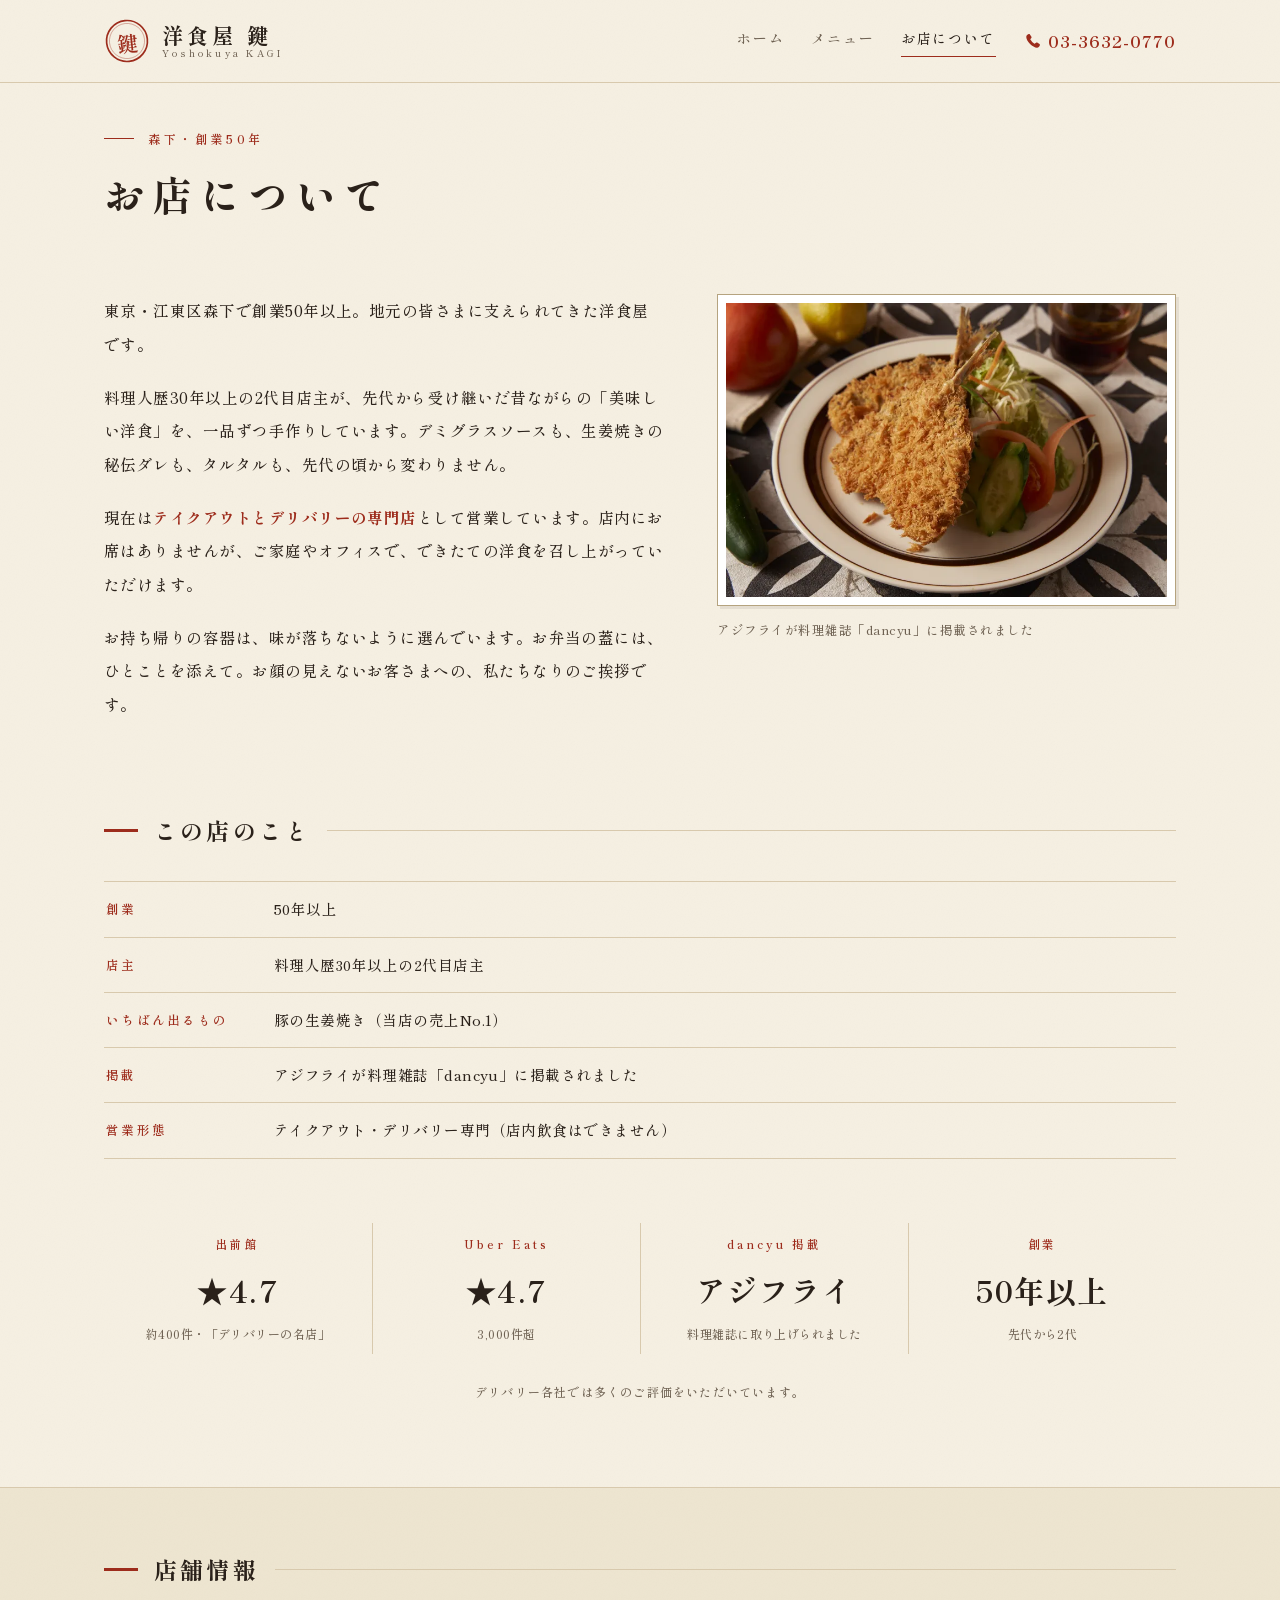
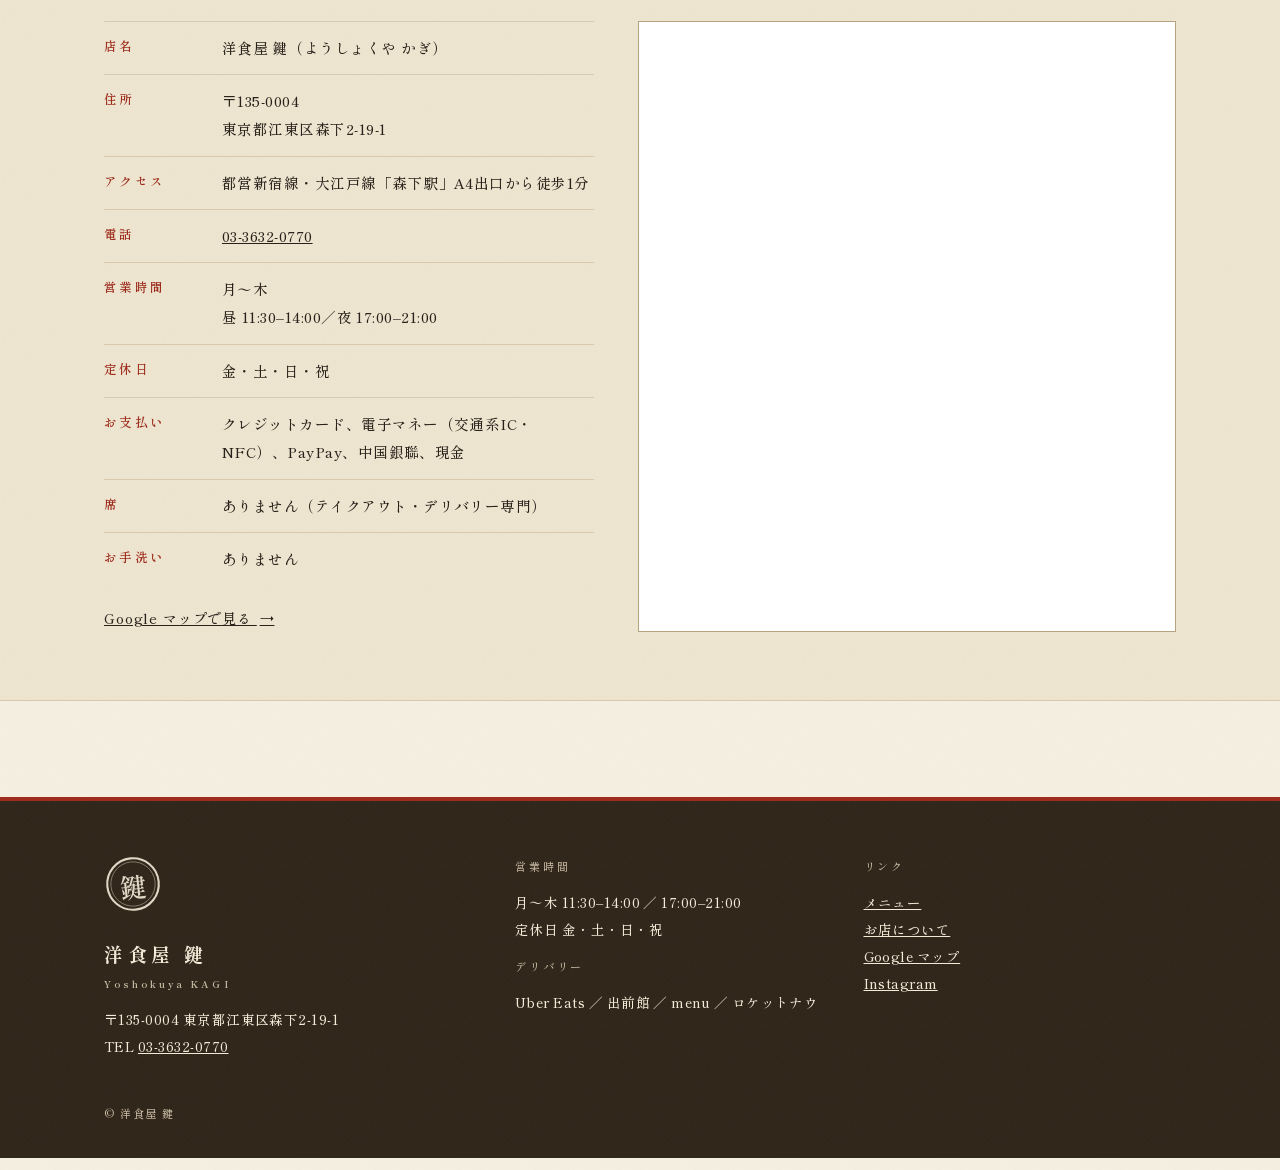
<file: about/index.html>
<!DOCTYPE html>
<html lang="ja">
<head>
<meta charset="utf-8">
<meta name="viewport" content="width=device-width, initial-scale=1">
<title>お店について｜洋食屋 鍵（東京都江東区森下）</title>
<meta name="description" content="東京・江東区森下で創業50年以上。料理人歴30年以上の2代目店主が、先代から受け継いだ昔ながらの洋食をお作りしています。現在はテイクアウトとデリバリーの専門店です。">
<link rel="canonical" href="https://yoshoku-kagi.com/about/">
<meta name="theme-color" content="#f6f0e2">
<meta property="og:type" content="restaurant">
<meta property="og:title" content="お店について｜洋食屋 鍵（東京都江東区森下）">
<meta property="og:description" content="東京・江東区森下で創業50年以上。料理人歴30年以上の2代目店主が、先代から受け継いだ昔ながらの洋食をお作りしています。現在はテイクアウトとデリバリーの専門店です。">
<meta property="og:url" content="https://yoshoku-kagi.com/about/">
<meta property="og:image" content="https://yoshoku-kagi.com/img/og.jpg">
<meta property="og:image:width" content="1200">
<meta property="og:image:height" content="630">
<meta property="og:locale" content="ja_JP">
<meta name="twitter:card" content="summary_large_image">
<link rel="icon" type="image/svg+xml" href="/favicon.svg">
<link rel="apple-touch-icon" href="/apple-touch-icon.png">
<link rel="preconnect" href="https://fonts.googleapis.com">
<link rel="preconnect" href="https://fonts.gstatic.com" crossorigin>
<link rel="stylesheet" href="https://fonts.googleapis.com/css2?family=Shippori+Mincho:wght@500;600;700;800&family=Klee+One:wght@600&display=swap">
<link rel="stylesheet" href="/style.css">

</head>
<body>
<header class="site">
  <div class="site-in">
    <a class="brand" href="/"><svg class="stamp brand-stamp" width="46" height="46" viewBox="0 0 72 72" aria-hidden="true" focusable="false"><g transform="rotate(-6 36 36)"><circle cx="36" cy="36" r="32" fill="none" stroke="currentColor" stroke-width="2.6"/><circle cx="36" cy="36" r="27.5" fill="none" stroke="currentColor" stroke-width="1" opacity=".55"/><text x="36" y="38.5" text-anchor="middle" dominant-baseline="central" font-family="Shippori Mincho,Hiragino Mincho ProN,serif" font-size="33" font-weight="600" fill="currentColor">鍵</text></g></svg><span class="brand-t"><span class="brand-ja">洋食屋 鍵</span><span class="brand-en">Yoshokuya KAGI</span></span></a>
    <nav class="gnav"><a href="/">ホーム</a><a href="/menu/">メニュー</a><a href="/about/" class="on">お店について</a></nav>
    <a class="head-tel" href="tel:0336320770"><svg class="i-tel" width="18" height="18" viewBox="0 0 24 24" aria-hidden="true" focusable="false"><path fill="currentColor" d="M6.6 2.8c.5-.1 1 .1 1.3.5l2 3.1c.3.5.3 1.1-.1 1.5L8.6 9.4a.6.6 0 0 0-.1.7 12.3 12.3 0 0 0 5.4 5.4c.2.1.5.1.7-.1l1.5-1.2c.4-.4 1-.4 1.5-.1l3.1 2c.4.3.6.8.5 1.3-.3 1.5-1.7 3.6-3.9 3.6C11.9 21 3 12.1 3 6.7c0-2.2 2.1-3.6 3.6-3.9z"/></svg><span>03-3632-0770</span></a>
  </div>
</header>

<section class="page-head">
  <p class="ph-kicker">森下・創業50年</p>
  <h1>お店について</h1>
</section>

<section class="story">
  <div class="story-txt">
    <p>東京・江東区森下で創業50年以上。地元の皆さまに支えられてきた洋食屋です。</p>
    <p>料理人歴30年以上の2代目店主が、先代から受け継いだ昔ながらの「美味しい洋食」を、一品ずつ手作りしています。デミグラスソースも、生姜焼きの秘伝ダレも、タルタルも、先代の頃から変わりません。</p>
    <p>現在は<strong>テイクアウトとデリバリーの専門店</strong>として営業しています。店内にお席はありませんが、ご家庭やオフィスで、できたての洋食を召し上がっていただけます。</p>
    <p>お持ち帰りの容器は、味が落ちないように選んでいます。お弁当の蓋には、ひとことを添えて。お顔の見えないお客さまへの、私たちなりのご挨拶です。</p>
  </div>
  <figure class="story-img">
    <div class="ph"><img src="/img/ajifry.webp" srcset="/img/ajifry-sm.webp 800w, /img/ajifry.webp 1200w"
         sizes="(max-width: 760px) 100vw, 45vw" width="1200" height="800" loading="lazy" alt="アジフライ"></div>
    <figcaption>アジフライが料理雑誌「dancyu」に掲載されました</figcaption>
  </figure>
</section>

<section class="facts">
  <div class="sec-head"><span class="sh-rule" aria-hidden="true"></span><h2>この店のこと</h2><span class="sh-line" aria-hidden="true"></span></div>
  <ul class="fact-list">
    <li><span>創業</span>50年以上</li>
    <li><span>店主</span>料理人歴30年以上の2代目店主</li>
    <li><span>いちばん出るもの</span>豚の生姜焼き（当店の売上No.1）</li>
    <li><span>掲載</span>アジフライが料理雑誌「dancyu」に掲載されました</li>
    <li><span>営業形態</span>テイクアウト・デリバリー専門（店内飲食はできません）</li>
  </ul>
</section>

<section class="proof">
  <div class="proof-grid">
    <div class="pr-item">
      <p class="pr-label">出前館</p>
      <p class="pr-value">★4.7</p>
      <p class="pr-note">約400件・「デリバリーの名店」</p>
    </div>
    <div class="pr-item">
      <p class="pr-label">Uber Eats</p>
      <p class="pr-value">★4.7</p>
      <p class="pr-note">3,000件超</p>
    </div>
    <div class="pr-item">
      <p class="pr-label">dancyu 掲載</p>
      <p class="pr-value">アジフライ</p>
      <p class="pr-note">料理雑誌に取り上げられました</p>
    </div>
    <div class="pr-item">
      <p class="pr-label">創業</p>
      <p class="pr-value">50年以上</p>
      <p class="pr-note">先代から2代</p>
    </div>
  </div>
  <p class="proof-cap">デリバリー各社では多くのご評価をいただいています。</p>
</section>

<div class="info-band">
<section class="info" id="info">
  <div class="sec-head"><span class="sh-rule" aria-hidden="true"></span><h2>店舗情報</h2><span class="sh-line" aria-hidden="true"></span></div>
  <div class="info-grid">
    <div>
      <dl class="info-dl">
        <dt>店名</dt><dd>洋食屋 鍵（ようしょくや かぎ）</dd>
        <dt>住所</dt><dd>〒135-0004<br>東京都江東区森下2-19-1</dd>
        <dt>アクセス</dt><dd>都営新宿線・大江戸線「森下駅」A4出口から徒歩1分</dd>
        <dt>電話</dt><dd><a href="tel:0336320770">03-3632-0770</a></dd>
        <dt>営業時間</dt><dd>月〜木<br>
          昼 11:30–14:00／夜 17:00–21:00</dd>
        <dt>定休日</dt><dd>金・土・日・祝</dd>
        <dt>お支払い</dt><dd>クレジットカード、電子マネー（交通系IC・NFC）、PayPay、中国銀聯、現金</dd>
        <dt>席</dt><dd>ありません（テイクアウト・デリバリー専門）</dd>
        <dt>お手洗い</dt><dd>ありません</dd>
      </dl>
      <p class="map-link"><a href="https://www.google.com/maps?cid=3926397547186831838" rel="noopener">Google マップで見る <span class="arw" aria-hidden="true">&rarr;</span></a></p>
    </div>
    <div class="info-map">
      <iframe src="https://www.google.com/maps?cid=3926397547186831838&output=embed" title="地図" loading="lazy"
        referrerpolicy="no-referrer-when-downgrade" allowfullscreen></iframe>
    </div>
  </div>
</section>
</div>

<footer class="site-foot">
  <div class="foot-in">
    <div class="f-brand">
      <svg class="stamp f-stamp" width="58" height="58" viewBox="0 0 72 72" aria-hidden="true" focusable="false"><g transform="rotate(-6 36 36)"><circle cx="36" cy="36" r="32" fill="none" stroke="currentColor" stroke-width="2.6"/><circle cx="36" cy="36" r="27.5" fill="none" stroke="currentColor" stroke-width="1" opacity=".55"/><text x="36" y="38.5" text-anchor="middle" dominant-baseline="central" font-family="Shippori Mincho,Hiragino Mincho ProN,serif" font-size="33" font-weight="600" fill="currentColor">鍵</text></g></svg>
      <p class="f-name">洋食屋 鍵<span class="f-name-en">Yoshokuya KAGI</span></p>
      <p>〒135-0004 東京都江東区森下2-19-1<br>
      TEL <a href="tel:0336320770">03-3632-0770</a></p>
    </div>
    <div>
      <p class="f-label">営業時間</p>
      <p>月〜木 11:30–14:00 ／ 17:00–21:00<br>
      定休日 金・土・日・祝</p>
      <p class="f-label">デリバリー</p>
      <p>Uber Eats ／ 出前館 ／ menu ／ ロケットナウ</p>
    </div>
    <div>
      <p class="f-label">リンク</p>
      <p><a href="/menu/">メニュー</a><br>
         <a href="/about/">お店について</a><br>
         <a href="https://www.google.com/maps?cid=3926397547186831838" rel="noopener">Google マップ</a><br>
         <a href="https://www.instagram.com/restaurantkagi/" rel="noopener">Instagram</a></p>
    </div>
  </div>
  <p class="copy">&copy; 洋食屋 鍵</p>
</footer>
<div class="callbar">
  <a class="cb-tel" href="tel:0336320770"><svg class="i-tel" width="18" height="18" viewBox="0 0 24 24" aria-hidden="true" focusable="false"><path fill="currentColor" d="M6.6 2.8c.5-.1 1 .1 1.3.5l2 3.1c.3.5.3 1.1-.1 1.5L8.6 9.4a.6.6 0 0 0-.1.7 12.3 12.3 0 0 0 5.4 5.4c.2.1.5.1.7-.1l1.5-1.2c.4-.4 1-.4 1.5-.1l3.1 2c.4.3.6.8.5 1.3-.3 1.5-1.7 3.6-3.9 3.6C11.9 21 3 12.1 3 6.7c0-2.2 2.1-3.6 3.6-3.9z"/></svg>電話で予約する</a>
  <a class="cb-menu" href="/menu/">メニューを見る</a>
</div>

</body>
</html>
</file>
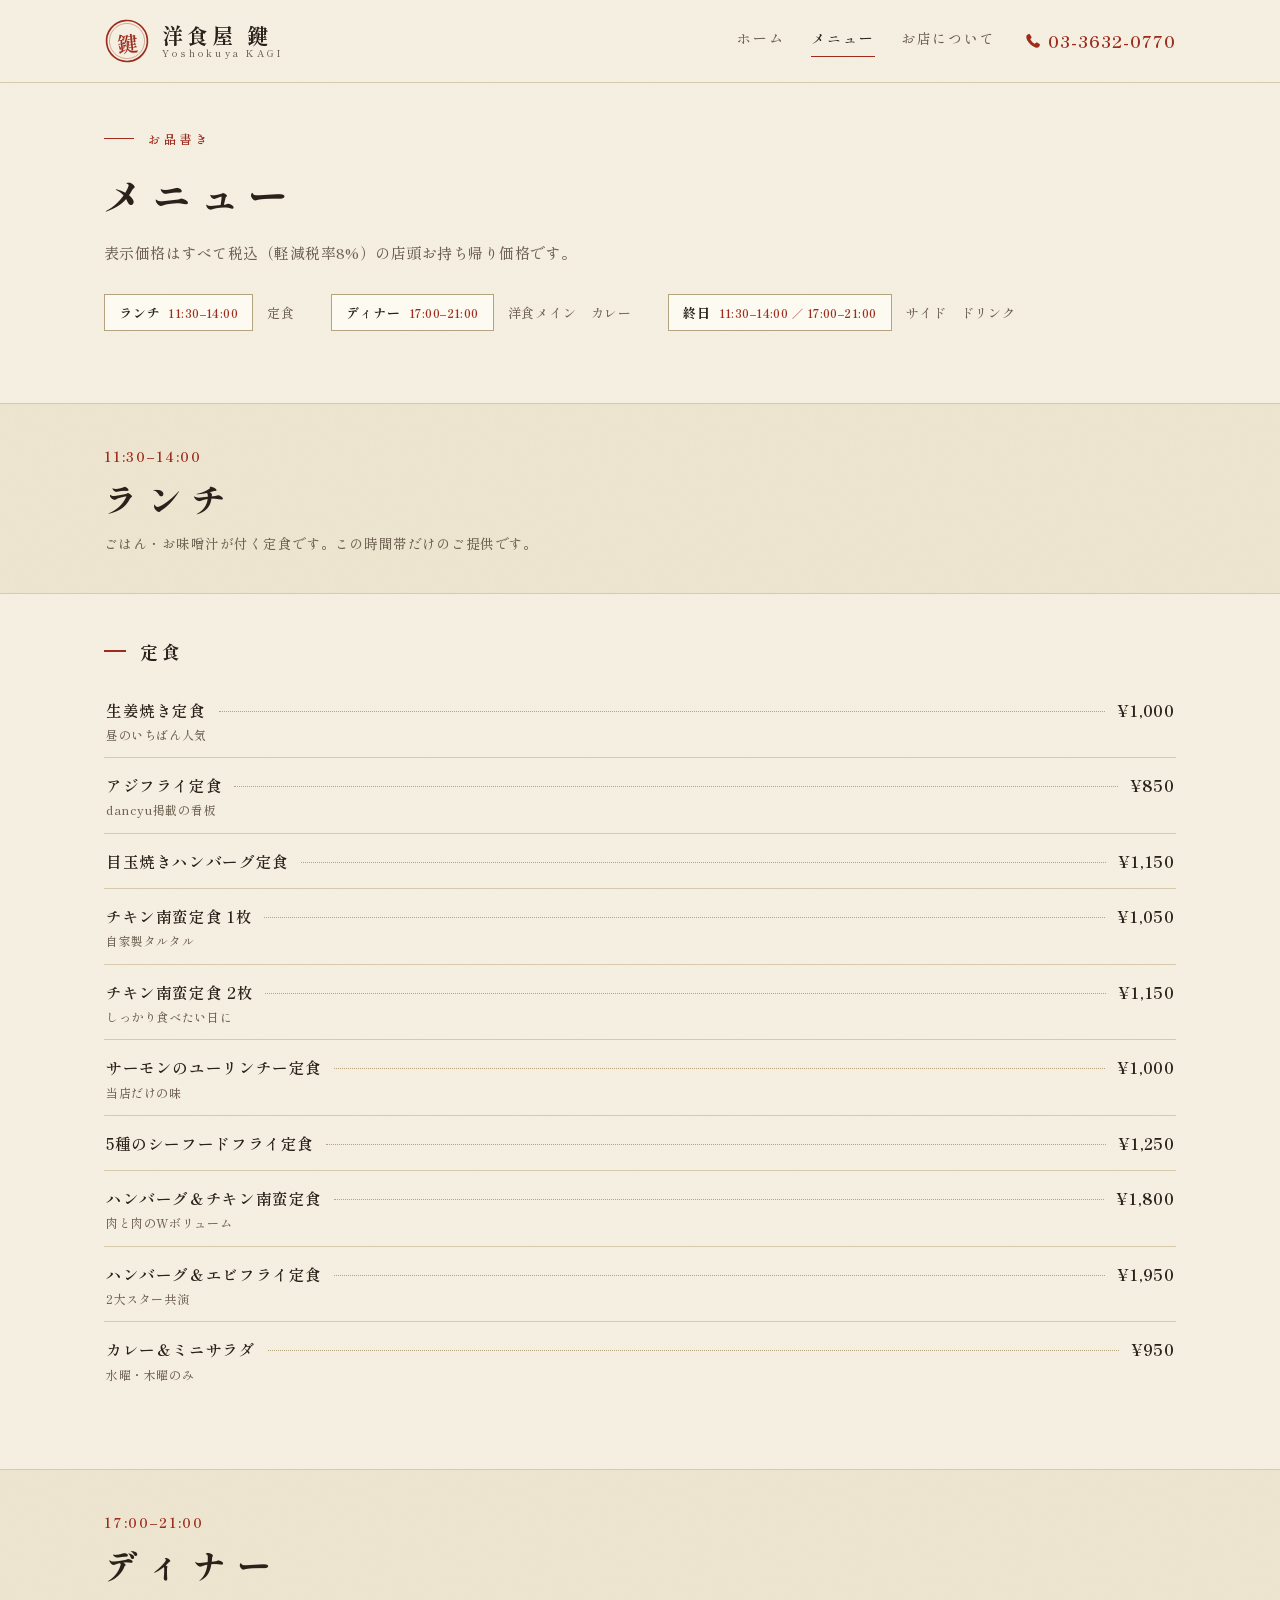
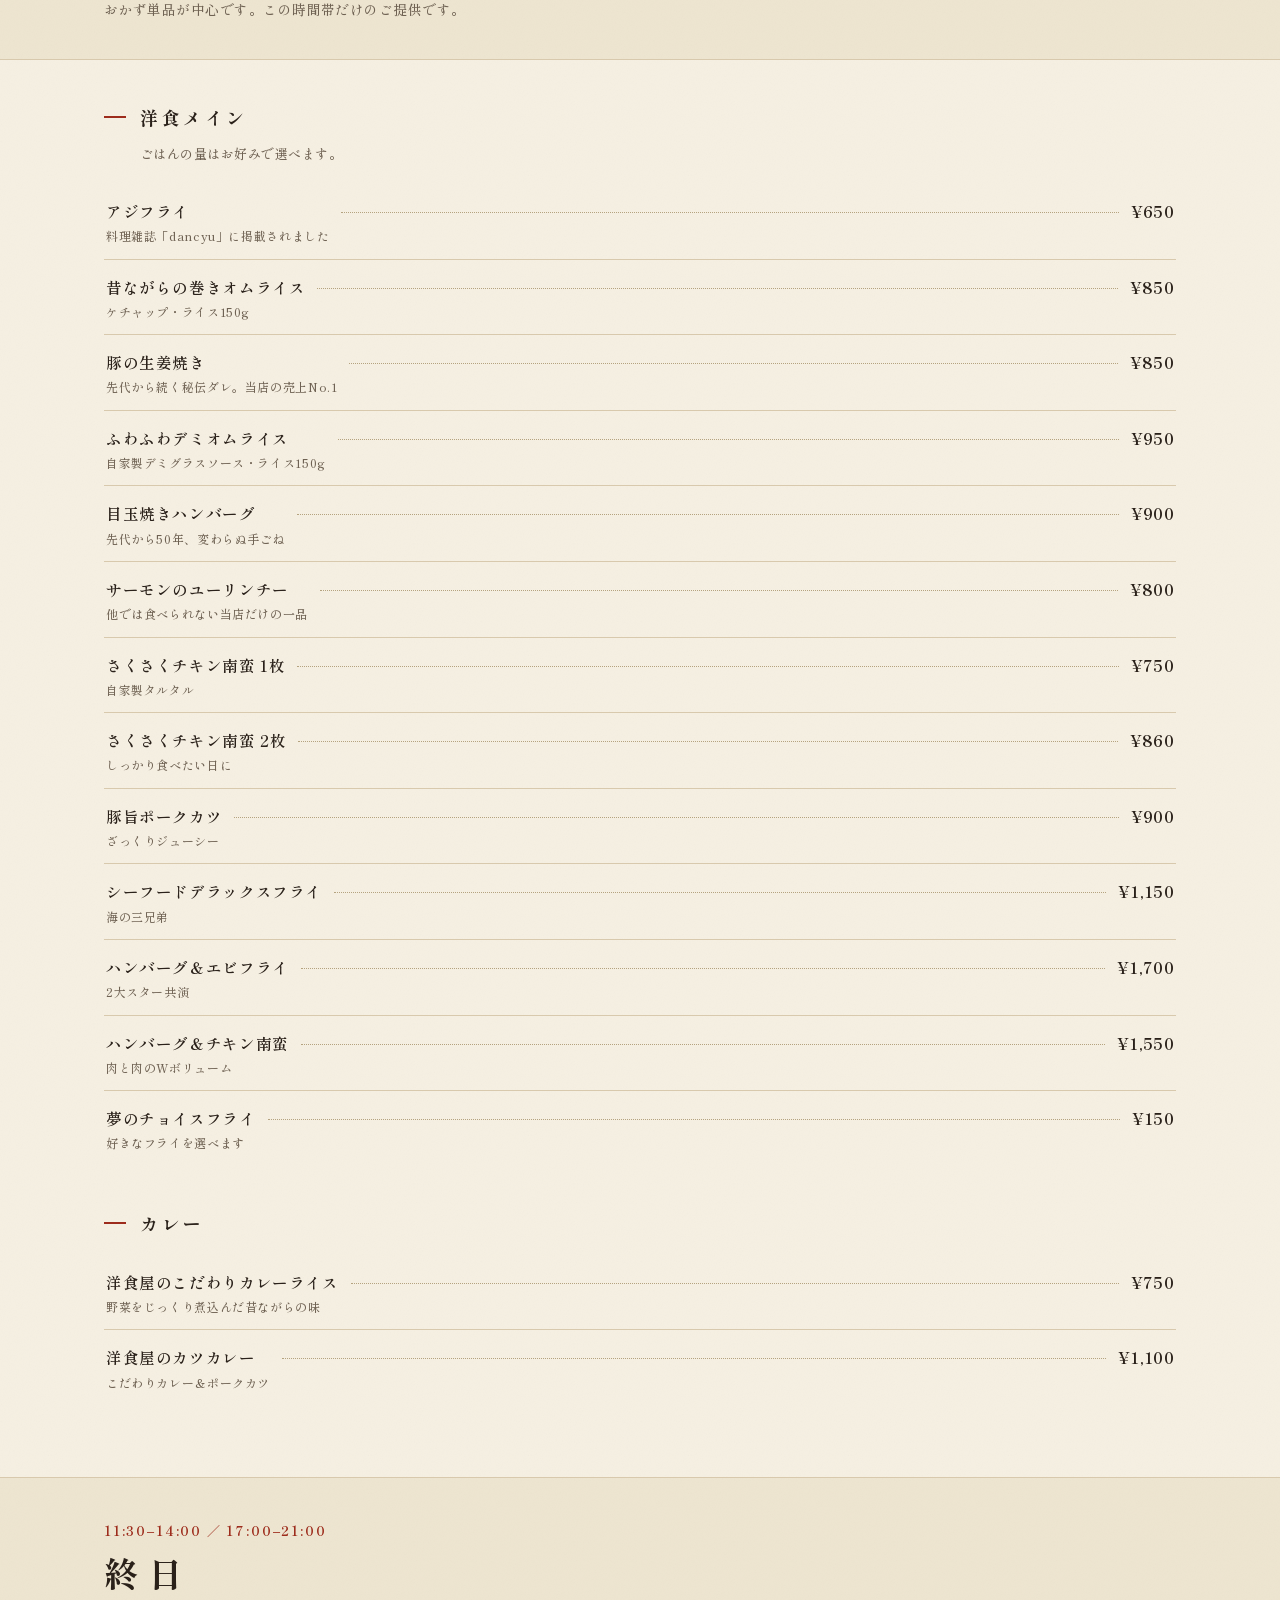
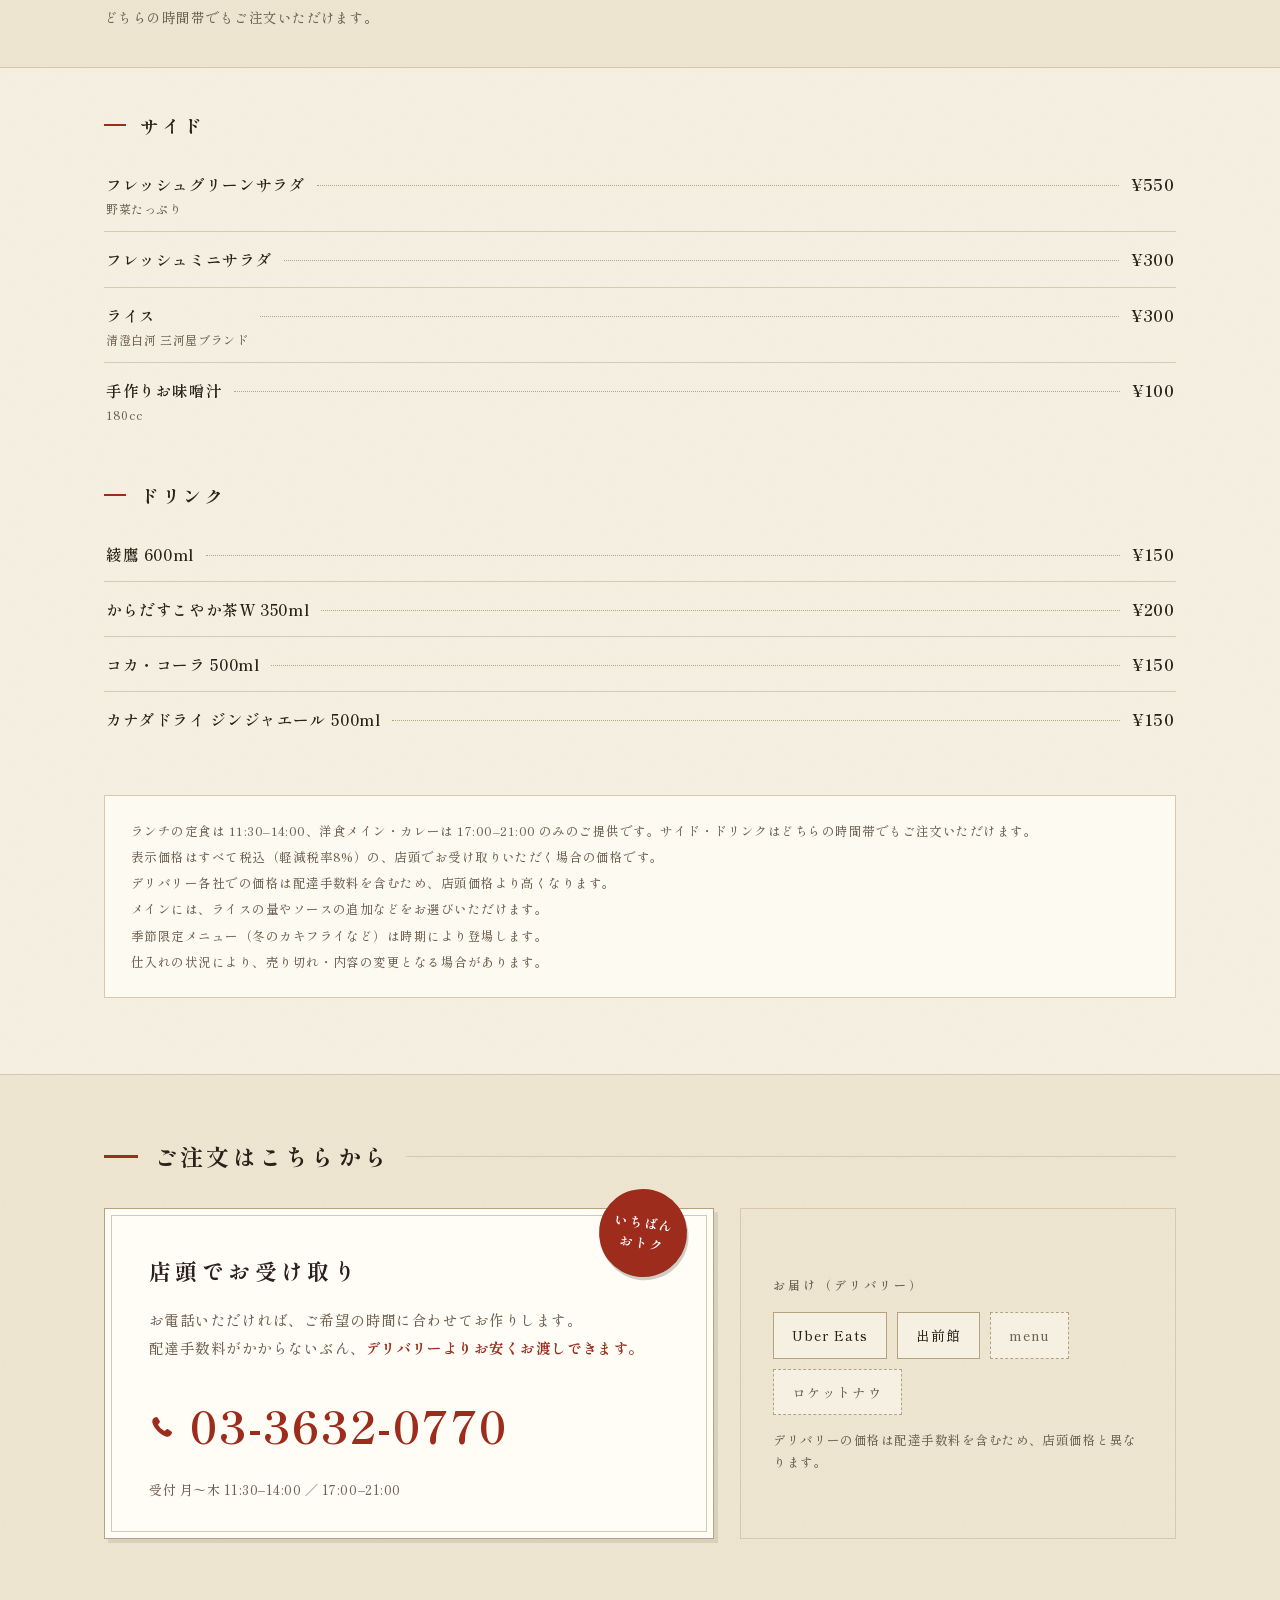
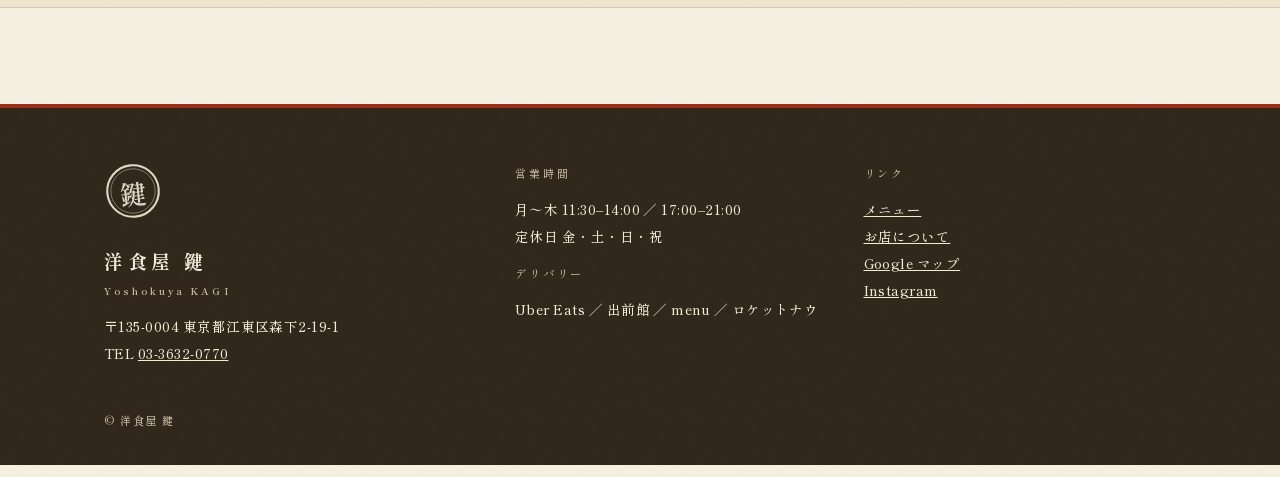
<file: menu/index.html>
<!DOCTYPE html>
<html lang="ja">
<head>
<meta charset="utf-8">
<meta name="viewport" content="width=device-width, initial-scale=1">
<title>メニュー｜洋食屋 鍵（森下・テイクアウト／デリバリー）</title>
<meta name="description" content="洋食屋 鍵のテイクアウトメニューと価格。ランチ（11:30–14:00）はごはん・お味噌汁付きの定食、ディナー（17:00–21:00）は生姜焼き850円・目玉焼きハンバーグ900円・dancyu掲載アジフライ650円などのおかず単品。表示はすべて税込の店頭お持ち帰り価格です。">
<link rel="canonical" href="https://yoshoku-kagi.com/menu/">
<meta name="theme-color" content="#f6f0e2">
<meta property="og:type" content="restaurant">
<meta property="og:title" content="メニュー｜洋食屋 鍵（森下・テイクアウト／デリバリー）">
<meta property="og:description" content="洋食屋 鍵のテイクアウトメニューと価格。ランチ（11:30–14:00）はごはん・お味噌汁付きの定食、ディナー（17:00–21:00）は生姜焼き850円・目玉焼きハンバーグ900円・dancyu掲載アジフライ650円などのおかず単品。表示はすべて税込の店頭お持ち帰り価格です。">
<meta property="og:url" content="https://yoshoku-kagi.com/menu/">
<meta property="og:image" content="https://yoshoku-kagi.com/img/og.jpg">
<meta property="og:image:width" content="1200">
<meta property="og:image:height" content="630">
<meta property="og:locale" content="ja_JP">
<meta name="twitter:card" content="summary_large_image">
<link rel="icon" type="image/svg+xml" href="/favicon.svg">
<link rel="apple-touch-icon" href="/apple-touch-icon.png">
<link rel="preconnect" href="https://fonts.googleapis.com">
<link rel="preconnect" href="https://fonts.gstatic.com" crossorigin>
<link rel="stylesheet" href="https://fonts.googleapis.com/css2?family=Shippori+Mincho:wght@500;600;700;800&family=Klee+One:wght@600&display=swap">
<link rel="stylesheet" href="/style.css">

</head>
<body>
<header class="site">
  <div class="site-in">
    <a class="brand" href="/"><svg class="stamp brand-stamp" width="46" height="46" viewBox="0 0 72 72" aria-hidden="true" focusable="false"><g transform="rotate(-6 36 36)"><circle cx="36" cy="36" r="32" fill="none" stroke="currentColor" stroke-width="2.6"/><circle cx="36" cy="36" r="27.5" fill="none" stroke="currentColor" stroke-width="1" opacity=".55"/><text x="36" y="38.5" text-anchor="middle" dominant-baseline="central" font-family="Shippori Mincho,Hiragino Mincho ProN,serif" font-size="33" font-weight="600" fill="currentColor">鍵</text></g></svg><span class="brand-t"><span class="brand-ja">洋食屋 鍵</span><span class="brand-en">Yoshokuya KAGI</span></span></a>
    <nav class="gnav"><a href="/">ホーム</a><a href="/menu/" class="on">メニュー</a><a href="/about/">お店について</a></nav>
    <a class="head-tel" href="tel:0336320770"><svg class="i-tel" width="18" height="18" viewBox="0 0 24 24" aria-hidden="true" focusable="false"><path fill="currentColor" d="M6.6 2.8c.5-.1 1 .1 1.3.5l2 3.1c.3.5.3 1.1-.1 1.5L8.6 9.4a.6.6 0 0 0-.1.7 12.3 12.3 0 0 0 5.4 5.4c.2.1.5.1.7-.1l1.5-1.2c.4-.4 1-.4 1.5-.1l3.1 2c.4.3.6.8.5 1.3-.3 1.5-1.7 3.6-3.9 3.6C11.9 21 3 12.1 3 6.7c0-2.2 2.1-3.6 3.6-3.9z"/></svg><span>03-3632-0770</span></a>
  </div>
</header>

<section class="page-head">
  <p class="ph-kicker">お品書き</p>
  <h1>メニュー</h1>
  <p class="lead">表示価格はすべて税込（軽減税率8%）の店頭お持ち帰り価格です。</p>
  <nav class="jump"><span class="jump-band"><a class="jb-name" href="#lunch">ランチ<span class="jb-time">11:30–14:00</span></a><a href="#teishoku">定食</a></span><span class="jump-band"><a class="jb-name" href="#dinner">ディナー<span class="jb-time">17:00–21:00</span></a><a href="#main">洋食メイン</a><a href="#curry">カレー</a></span><span class="jump-band"><a class="jb-name" href="#allday">終日<span class="jb-time">11:30–14:00 ／ 17:00–21:00</span></a><a href="#side">サイド</a><a href="#drink">ドリンク</a></span></nav>
</section>

  <div class="m-band" id="lunch">
    <div class="m-band-in">
      <p class="band-time">11:30–14:00</p>
      <h2 class="band-name">ランチ</h2>
      <p class="band-note">ごはん・お味噌汁が付く定食です。この時間帯だけのご提供です。</p>
    </div>
  </div>
  <section class="m-group" id="teishoku">
    <h3>定食</h3>
    
    <ul class="m-list">
      <li class="m-item">
        <span class="m-name">生姜焼き定食<span class="m-note">昼のいちばん人気</span></span>
        <span class="m-dots" aria-hidden="true"></span>
        <span class="m-price">&yen;1,000</span>
      </li>
      <li class="m-item">
        <span class="m-name">アジフライ定食<span class="m-note">dancyu掲載の看板</span></span>
        <span class="m-dots" aria-hidden="true"></span>
        <span class="m-price">&yen;850</span>
      </li>
      <li class="m-item">
        <span class="m-name">目玉焼きハンバーグ定食</span>
        <span class="m-dots" aria-hidden="true"></span>
        <span class="m-price">&yen;1,150</span>
      </li>
      <li class="m-item">
        <span class="m-name">チキン南蛮定食 1枚<span class="m-note">自家製タルタル</span></span>
        <span class="m-dots" aria-hidden="true"></span>
        <span class="m-price">&yen;1,050</span>
      </li>
      <li class="m-item">
        <span class="m-name">チキン南蛮定食 2枚<span class="m-note">しっかり食べたい日に</span></span>
        <span class="m-dots" aria-hidden="true"></span>
        <span class="m-price">&yen;1,150</span>
      </li>
      <li class="m-item">
        <span class="m-name">サーモンのユーリンチー定食<span class="m-note">当店だけの味</span></span>
        <span class="m-dots" aria-hidden="true"></span>
        <span class="m-price">&yen;1,000</span>
      </li>
      <li class="m-item">
        <span class="m-name">5種のシーフードフライ定食</span>
        <span class="m-dots" aria-hidden="true"></span>
        <span class="m-price">&yen;1,250</span>
      </li>
      <li class="m-item">
        <span class="m-name">ハンバーグ＆チキン南蛮定食<span class="m-note">肉と肉のWボリューム</span></span>
        <span class="m-dots" aria-hidden="true"></span>
        <span class="m-price">&yen;1,800</span>
      </li>
      <li class="m-item">
        <span class="m-name">ハンバーグ＆エビフライ定食<span class="m-note">2大スター共演</span></span>
        <span class="m-dots" aria-hidden="true"></span>
        <span class="m-price">&yen;1,950</span>
      </li>
      <li class="m-item">
        <span class="m-name">カレー＆ミニサラダ<span class="m-note">水曜・木曜のみ</span></span>
        <span class="m-dots" aria-hidden="true"></span>
        <span class="m-price">&yen;950</span>
      </li>
    </ul>
  </section>
  <div class="m-band" id="dinner">
    <div class="m-band-in">
      <p class="band-time">17:00–21:00</p>
      <h2 class="band-name">ディナー</h2>
      <p class="band-note">おかず単品が中心です。この時間帯だけのご提供です。</p>
    </div>
  </div>
  <section class="m-group" id="main">
    <h3>洋食メイン</h3>
    <p class="m-gnote">ごはんの量はお好みで選べます。</p>
    <ul class="m-list">
      <li class="m-item">
        <span class="m-name">アジフライ<span class="m-note">料理雑誌「dancyu」に掲載されました</span></span>
        <span class="m-dots" aria-hidden="true"></span>
        <span class="m-price">&yen;650</span>
      </li>
      <li class="m-item">
        <span class="m-name">昔ながらの巻きオムライス<span class="m-note">ケチャップ・ライス150g</span></span>
        <span class="m-dots" aria-hidden="true"></span>
        <span class="m-price">&yen;850</span>
      </li>
      <li class="m-item">
        <span class="m-name">豚の生姜焼き<span class="m-note">先代から続く秘伝ダレ。当店の売上No.1</span></span>
        <span class="m-dots" aria-hidden="true"></span>
        <span class="m-price">&yen;850</span>
      </li>
      <li class="m-item">
        <span class="m-name">ふわふわデミオムライス<span class="m-note">自家製デミグラスソース・ライス150g</span></span>
        <span class="m-dots" aria-hidden="true"></span>
        <span class="m-price">&yen;950</span>
      </li>
      <li class="m-item">
        <span class="m-name">目玉焼きハンバーグ<span class="m-note">先代から50年、変わらぬ手ごね</span></span>
        <span class="m-dots" aria-hidden="true"></span>
        <span class="m-price">&yen;900</span>
      </li>
      <li class="m-item">
        <span class="m-name">サーモンのユーリンチー<span class="m-note">他では食べられない当店だけの一品</span></span>
        <span class="m-dots" aria-hidden="true"></span>
        <span class="m-price">&yen;800</span>
      </li>
      <li class="m-item">
        <span class="m-name">さくさくチキン南蛮 1枚<span class="m-note">自家製タルタル</span></span>
        <span class="m-dots" aria-hidden="true"></span>
        <span class="m-price">&yen;750</span>
      </li>
      <li class="m-item">
        <span class="m-name">さくさくチキン南蛮 2枚<span class="m-note">しっかり食べたい日に</span></span>
        <span class="m-dots" aria-hidden="true"></span>
        <span class="m-price">&yen;860</span>
      </li>
      <li class="m-item">
        <span class="m-name">豚旨ポークカツ<span class="m-note">ざっくりジューシー</span></span>
        <span class="m-dots" aria-hidden="true"></span>
        <span class="m-price">&yen;900</span>
      </li>
      <li class="m-item">
        <span class="m-name">シーフードデラックスフライ<span class="m-note">海の三兄弟</span></span>
        <span class="m-dots" aria-hidden="true"></span>
        <span class="m-price">&yen;1,150</span>
      </li>
      <li class="m-item">
        <span class="m-name">ハンバーグ＆エビフライ<span class="m-note">2大スター共演</span></span>
        <span class="m-dots" aria-hidden="true"></span>
        <span class="m-price">&yen;1,700</span>
      </li>
      <li class="m-item">
        <span class="m-name">ハンバーグ＆チキン南蛮<span class="m-note">肉と肉のWボリューム</span></span>
        <span class="m-dots" aria-hidden="true"></span>
        <span class="m-price">&yen;1,550</span>
      </li>
      <li class="m-item">
        <span class="m-name">夢のチョイスフライ<span class="m-note">好きなフライを選べます</span></span>
        <span class="m-dots" aria-hidden="true"></span>
        <span class="m-price">&yen;150</span>
      </li>
    </ul>
  </section>
  <section class="m-group" id="curry">
    <h3>カレー</h3>
    
    <ul class="m-list">
      <li class="m-item">
        <span class="m-name">洋食屋のこだわりカレーライス<span class="m-note">野菜をじっくり煮込んだ昔ながらの味</span></span>
        <span class="m-dots" aria-hidden="true"></span>
        <span class="m-price">&yen;750</span>
      </li>
      <li class="m-item">
        <span class="m-name">洋食屋のカツカレー<span class="m-note">こだわりカレー＆ポークカツ</span></span>
        <span class="m-dots" aria-hidden="true"></span>
        <span class="m-price">&yen;1,100</span>
      </li>
    </ul>
  </section>
  <div class="m-band" id="allday">
    <div class="m-band-in">
      <p class="band-time">11:30–14:00 ／ 17:00–21:00</p>
      <h2 class="band-name">終日</h2>
      <p class="band-note">どちらの時間帯でもご注文いただけます。</p>
    </div>
  </div>
  <section class="m-group" id="side">
    <h3>サイド</h3>
    
    <ul class="m-list">
      <li class="m-item">
        <span class="m-name">フレッシュグリーンサラダ<span class="m-note">野菜たっぷり</span></span>
        <span class="m-dots" aria-hidden="true"></span>
        <span class="m-price">&yen;550</span>
      </li>
      <li class="m-item">
        <span class="m-name">フレッシュミニサラダ</span>
        <span class="m-dots" aria-hidden="true"></span>
        <span class="m-price">&yen;300</span>
      </li>
      <li class="m-item">
        <span class="m-name">ライス<span class="m-note">清澄白河 三河屋ブランド</span></span>
        <span class="m-dots" aria-hidden="true"></span>
        <span class="m-price">&yen;300</span>
      </li>
      <li class="m-item">
        <span class="m-name">手作りお味噌汁<span class="m-note">180cc</span></span>
        <span class="m-dots" aria-hidden="true"></span>
        <span class="m-price">&yen;100</span>
      </li>
    </ul>
  </section>
  <section class="m-group" id="drink">
    <h3>ドリンク</h3>
    
    <ul class="m-list">
      <li class="m-item">
        <span class="m-name">綾鷹 600ml</span>
        <span class="m-dots" aria-hidden="true"></span>
        <span class="m-price">&yen;150</span>
      </li>
      <li class="m-item">
        <span class="m-name">からだすこやか茶W 350ml</span>
        <span class="m-dots" aria-hidden="true"></span>
        <span class="m-price">&yen;200</span>
      </li>
      <li class="m-item">
        <span class="m-name">コカ・コーラ 500ml</span>
        <span class="m-dots" aria-hidden="true"></span>
        <span class="m-price">&yen;150</span>
      </li>
      <li class="m-item">
        <span class="m-name">カナダドライ ジンジャエール 500ml</span>
        <span class="m-dots" aria-hidden="true"></span>
        <span class="m-price">&yen;150</span>
      </li>
    </ul>
  </section>

<section class="m-foot">
  <ul class="fn">
<li>ランチの定食は 11:30–14:00、洋食メイン・カレーは 17:00–21:00 のみのご提供です。サイド・ドリンクはどちらの時間帯でもご注文いただけます。</li>
<li>表示価格はすべて税込（軽減税率8%）の、店頭でお受け取りいただく場合の価格です。</li>
<li>デリバリー各社での価格は配達手数料を含むため、店頭価格より高くなります。</li>
<li>メインには、ライスの量やソースの追加などをお選びいただけます。</li>
<li>季節限定メニュー（冬のカキフライなど）は時期により登場します。</li>
<li>仕入れの状況により、売り切れ・内容の変更となる場合があります。</li>
  </ul>
</section>

<div class="order-band" id="order">
<section class="order">
  <div class="sec-head"><span class="sh-rule" aria-hidden="true"></span><h2>ご注文はこちらから</h2><span class="sh-line" aria-hidden="true"></span></div>
  <div class="order-grid">
    <div class="order-main">
      <p class="om-badge" aria-label="いちばんおトク"><span>いちばん<br>おトク</span></p>
      <p class="om-kind">店頭でお受け取り</p>
      <p class="om-lead">お電話いただければ、ご希望の時間に合わせてお作りします。<br>
        配達手数料がかからないぶん、<strong>デリバリーよりお安くお渡しできます。</strong></p>
      <p class="om-tel"><a href="tel:0336320770"><svg class="i-tel" width="18" height="18" viewBox="0 0 24 24" aria-hidden="true" focusable="false"><path fill="currentColor" d="M6.6 2.8c.5-.1 1 .1 1.3.5l2 3.1c.3.5.3 1.1-.1 1.5L8.6 9.4a.6.6 0 0 0-.1.7 12.3 12.3 0 0 0 5.4 5.4c.2.1.5.1.7-.1l1.5-1.2c.4-.4 1-.4 1.5-.1l3.1 2c.4.3.6.8.5 1.3-.3 1.5-1.7 3.6-3.9 3.6C11.9 21 3 12.1 3 6.7c0-2.2 2.1-3.6 3.6-3.9z"/></svg>03-3632-0770</a></p>
      <p class="om-hours">受付 月〜木 11:30–14:00 ／ 17:00–21:00</p>
    </div>
    <div class="order-sub">
      <p class="oc-kind">お届け（デリバリー）</p>
      <p class="oc-main pf-list"><a class="pf" href="https://www.ubereats.com/jp/store/x/uXtVyRdcQXenTBQSp-LXrA" rel="noopener">Uber Eats</a><a class="pf" href="https://demae-can.com/shop/menu/3119565" rel="noopener">出前館</a><span class="pf pf-nolink">menu</span><span class="pf pf-nolink">ロケットナウ</span></p>
      <p class="oc-note">デリバリーの価格は配達手数料を含むため、店頭価格と異なります。</p>
    </div>
  </div>
</section>
</div>

<footer class="site-foot">
  <div class="foot-in">
    <div class="f-brand">
      <svg class="stamp f-stamp" width="58" height="58" viewBox="0 0 72 72" aria-hidden="true" focusable="false"><g transform="rotate(-6 36 36)"><circle cx="36" cy="36" r="32" fill="none" stroke="currentColor" stroke-width="2.6"/><circle cx="36" cy="36" r="27.5" fill="none" stroke="currentColor" stroke-width="1" opacity=".55"/><text x="36" y="38.5" text-anchor="middle" dominant-baseline="central" font-family="Shippori Mincho,Hiragino Mincho ProN,serif" font-size="33" font-weight="600" fill="currentColor">鍵</text></g></svg>
      <p class="f-name">洋食屋 鍵<span class="f-name-en">Yoshokuya KAGI</span></p>
      <p>〒135-0004 東京都江東区森下2-19-1<br>
      TEL <a href="tel:0336320770">03-3632-0770</a></p>
    </div>
    <div>
      <p class="f-label">営業時間</p>
      <p>月〜木 11:30–14:00 ／ 17:00–21:00<br>
      定休日 金・土・日・祝</p>
      <p class="f-label">デリバリー</p>
      <p>Uber Eats ／ 出前館 ／ menu ／ ロケットナウ</p>
    </div>
    <div>
      <p class="f-label">リンク</p>
      <p><a href="/menu/">メニュー</a><br>
         <a href="/about/">お店について</a><br>
         <a href="https://www.google.com/maps?cid=3926397547186831838" rel="noopener">Google マップ</a><br>
         <a href="https://www.instagram.com/restaurantkagi/" rel="noopener">Instagram</a></p>
    </div>
  </div>
  <p class="copy">&copy; 洋食屋 鍵</p>
</footer>
<div class="callbar">
  <a class="cb-tel" href="tel:0336320770"><svg class="i-tel" width="18" height="18" viewBox="0 0 24 24" aria-hidden="true" focusable="false"><path fill="currentColor" d="M6.6 2.8c.5-.1 1 .1 1.3.5l2 3.1c.3.5.3 1.1-.1 1.5L8.6 9.4a.6.6 0 0 0-.1.7 12.3 12.3 0 0 0 5.4 5.4c.2.1.5.1.7-.1l1.5-1.2c.4-.4 1-.4 1.5-.1l3.1 2c.4.3.6.8.5 1.3-.3 1.5-1.7 3.6-3.9 3.6C11.9 21 3 12.1 3 6.7c0-2.2 2.1-3.6 3.6-3.9z"/></svg>電話で予約する</a>
  <a class="cb-menu" href="#order">ご注文はこちらから</a>
</div>

</body>
</html>
</file>
<file: style.css>
/* 洋食屋 鍵 — build.py が生成。直接編集しない */
:root{
  --paper:#f6f0e2; --paper-2:#eee5d0; --card:#fdfaf1; --lid:#fffdf6;
  --ink:#2a211a; --muted:#6e6152;
  --line:#d8c9ad; --line-strong:#b5a37f;
  --red:#9d2c1c; --red-deep:#7c2113;
  --brown:#2f2418; --on-brown:#f3ead8; --on-brown-muted:#c7b9a2;
  --max:1120px;
  --serif:"Shippori Mincho","Hiragino Mincho ProN","Yu Mincho",YuMincho,"Noto Serif JP",serif;
  --hand:"Klee One","Shippori Mincho",cursive;
}
*{box-sizing:border-box}
html{-webkit-text-size-adjust:100%;scroll-behavior:smooth}
body{
  margin:0;background:var(--paper) url("data:image/svg+xml;utf8,<svg xmlns='http://www.w3.org/2000/svg' width='160' height='160'><filter id='n'><feTurbulence type='fractalNoise' baseFrequency='.85' numOctaves='2' stitchTiles='stitch'/><feColorMatrix type='saturate' values='0'/><feComponentTransfer><feFuncA type='linear' slope='.045'/></feComponentTransfer></filter><rect width='160' height='160' filter='url(%23n)'/></svg>");color:var(--ink);
  font-family:var(--serif);font-weight:500;
  line-height:1.95;font-size:15.5px;letter-spacing:.03em;
}
img{max-width:100%;height:auto;display:block}
a{color:inherit}
h1,h2,h3{line-height:1.5;font-weight:700;letter-spacing:.06em;margin:0}
p{margin:0}
.arw{font-family:var(--serif);margin-left:.2em}
.i-tel{vertical-align:-.16em;margin-right:.45em}

::selection{background:var(--red);color:#fff}
a:focus-visible,.btn:focus-visible{outline:2px solid var(--red);outline-offset:3px}

/* ---------------- header ---------------- */
header.site{border-bottom:1px solid var(--line)}
.site-in{
  max-width:var(--max);margin:0 auto;padding:18px 24px;
  display:flex;align-items:center;gap:28px;
}
.brand{text-decoration:none;display:flex;align-items:center;gap:12px;margin-right:auto}
.brand-stamp{color:var(--red);flex:none}
.brand-t{display:flex;flex-direction:column;line-height:1.25}
.brand-ja{font-size:21px;font-weight:700;letter-spacing:.2em}
.brand-en{font-size:9.5px;letter-spacing:.34em;color:var(--muted)}
.gnav{display:flex;gap:26px;font-size:14px}
.gnav a{text-decoration:none;color:var(--muted);padding-bottom:4px;border-bottom:1px solid transparent;letter-spacing:.14em}
.gnav a:hover{color:var(--ink)}
.gnav a.on{color:var(--ink);border-bottom-color:var(--red)}
.head-tel{display:flex;align-items:center;text-decoration:none;font-size:16.5px;
  font-weight:700;letter-spacing:.06em;color:var(--red)}
.head-tel .i-tel{margin-right:.35em}
@media (max-width:900px){.head-tel span{display:none}.head-tel .i-tel{margin:0}}

/* ---------------- 見出し ---------------- */
.sec-head{display:flex;align-items:center;gap:16px;margin:0 0 34px}
.sec-head h2,.sec-head h3{font-size:23px;letter-spacing:.14em;white-space:nowrap}
.sh-rule{width:34px;height:3px;background:var(--red);flex:none}
.sh-line{height:1px;background:var(--line);flex:1 1 auto}

section{max-width:var(--max);margin:0 auto;padding:76px 24px 0}

/* ---------------- hero ---------------- */
.hero{padding-top:26px;overflow:hidden}
.hero-in{display:grid;grid-template-columns:46fr 54fr;gap:56px;align-items:center}
.hero-kicker{font-size:12px;letter-spacing:.3em;color:var(--red);font-weight:600;
  display:flex;align-items:center;gap:14px;margin-bottom:22px}
.hero-kicker::before{content:"";width:30px;height:1px;background:var(--red)}
.hero-txt h1{font-size:clamp(32px,3.9vw,52px);font-weight:800;line-height:1.5;letter-spacing:.1em;margin-bottom:22px}
.lead{color:var(--muted);font-size:15px}
.hero-txt .lead{margin-bottom:26px}
.hero-hours{border-top:1px solid var(--line-strong);border-bottom:1px solid var(--line-strong);
  padding:14px 4px;margin-bottom:30px;font-size:15px;display:grid;gap:4px}
.hh-label{font-size:11.5px;letter-spacing:.24em;color:var(--muted);margin-right:16px}
.closed{color:var(--red);font-weight:600}
.hero-cta{display:flex;gap:14px;flex-wrap:wrap}
.btn{display:inline-flex;align-items:center;text-decoration:none;padding:14px 30px;
  font-family:var(--serif);font-size:14.5px;font-weight:700;letter-spacing:.16em;
  background:var(--red);color:#fff;border:1px solid var(--red-deep);
  box-shadow:3px 3px 0 rgba(42,33,26,.18)}
.btn:hover{background:var(--red-deep)}
.btn-2{background:transparent;color:var(--ink);border:1px solid var(--line-strong);
  box-shadow:3px 3px 0 rgba(42,33,26,.08)}
.btn-2:hover{border-color:var(--ink)}
.hero-img{margin:0;position:relative}
.hero-img img{border:1px solid var(--line-strong);background:#fff;padding:8px;aspect-ratio:3/2;object-fit:cover}
.hero-img::before{content:"";position:absolute;top:20px;left:20px;right:-14px;bottom:-14px;
  background:var(--brown);z-index:-1;opacity:.92}
.hero-stamp{position:absolute;top:-24px;left:-22px;color:var(--red)}

/* ---------------- 席なし告知 ---------------- */
.notice{margin-top:76px;background:var(--paper-2);
  border-top:1px solid var(--line-strong);border-bottom:1px solid var(--line-strong);
  position:relative;padding:30px 24px}
.notice::before,.notice::after{content:"";position:absolute;left:0;right:0;height:1px;background:var(--line)}
.notice::before{top:4px}
.notice::after{bottom:4px}
.notice-in{max-width:720px;margin:0 auto;text-align:center}
.n-head{font-weight:700;font-size:18px;letter-spacing:.22em;color:var(--red);margin-bottom:6px}
.notice-in p:not(.n-head){font-size:14px;color:var(--muted)}

/* ---------------- 実績 ---------------- */
.proof{padding-top:64px}
.proof-grid{display:grid;grid-template-columns:repeat(4,1fr)}
.pr-item{text-align:center;padding:10px 14px;border-left:1px solid var(--line)}
.pr-item:first-child{border-left:0}
.pr-label{font-size:11.5px;letter-spacing:.26em;color:var(--red);font-weight:600}
.pr-value{font-size:clamp(22px,2.4vw,30px);font-weight:700;letter-spacing:.05em;margin:6px 0 4px}
.pr-note{font-size:12px;color:var(--muted);line-height:1.7}
.proof-cap{margin:26px 0 0;font-size:12px;color:var(--muted);text-align:center;letter-spacing:.1em}

/* ---------------- 注文 ---------------- */
.order-band{margin-top:76px;background:var(--paper-2) url("data:image/svg+xml;utf8,<svg xmlns='http://www.w3.org/2000/svg' width='160' height='160'><filter id='n'><feTurbulence type='fractalNoise' baseFrequency='.85' numOctaves='2' stitchTiles='stitch'/><feColorMatrix type='saturate' values='0'/><feComponentTransfer><feFuncA type='linear' slope='.045'/></feComponentTransfer></filter><rect width='160' height='160' filter='url(%23n)'/></svg>");
  border-top:1px solid var(--line);border-bottom:1px solid var(--line)}
.order-band section{padding-top:64px;padding-bottom:68px}
.order-grid{display:grid;grid-template-columns:7fr 5fr;gap:26px;align-items:stretch}
.order-main{background:var(--lid);border:1px solid var(--line-strong);position:relative;
  padding:40px 44px 36px;box-shadow:4px 4px 0 rgba(42,33,26,.1)}
.order-main::after{content:"";position:absolute;inset:6px;border:1px solid var(--line);pointer-events:none}
.om-badge{position:absolute;top:-20px;right:26px;width:88px;height:88px;border-radius:50%;
  background:var(--red);color:#fff;display:flex;align-items:center;justify-content:center;
  text-align:center;font-size:13px;font-weight:700;letter-spacing:.14em;line-height:1.55;
  transform:rotate(7deg);box-shadow:2px 3px 0 rgba(42,33,26,.22);z-index:1}
.om-kind{font-size:22px;font-weight:700;letter-spacing:.2em;margin-bottom:14px}
.om-lead{margin-bottom:22px;font-size:14.5px;color:var(--muted)}
.om-lead strong{color:var(--red);font-weight:700}
.om-tel{margin-bottom:8px}
.om-tel a{font-size:clamp(30px,3.4vw,44px);font-weight:700;letter-spacing:.04em;
  text-decoration:none;color:var(--red);display:inline-flex;align-items:center}
.om-tel .i-tel{width:26px;height:26px;margin-right:.35em}
.om-hours{font-size:13px;color:var(--muted);letter-spacing:.04em}
.order-sub{border:1px solid var(--line);padding:30px 32px;display:flex;flex-direction:column;justify-content:center}
.oc-kind{font-size:12px;letter-spacing:.26em;color:var(--muted);margin-bottom:16px;font-weight:600}
.oc-main{margin-bottom:14px}
.pf-list{display:flex;flex-wrap:wrap;gap:10px}
.pf{display:inline-block;padding:9px 18px;border:1px solid var(--line-strong);
  font-size:13.5px;text-decoration:none;letter-spacing:.08em;background:var(--paper)}
a.pf:hover{border-color:var(--red);color:var(--red)}
.pf-nolink{color:var(--muted);border-style:dashed}
.oc-note{font-size:12.5px;color:var(--muted);line-height:1.8}

/* ---------------- 料理 ---------------- */
.picks{padding-top:80px}
.dish-grid{display:grid;grid-template-columns:repeat(4,1fr);gap:30px 26px}
.dish{margin:0}
.dish-lg{grid-column:span 2}
.ph{background:#fff;border:1px solid var(--line-strong);padding:8px;
  box-shadow:3px 3px 0 rgba(42,33,26,.08)}
.dish .ph img,.story-img .ph img{aspect-ratio:3/2;object-fit:cover}
.dish figcaption{padding:14px 4px 0}
.d-row{display:flex;align-items:baseline;gap:6px 10px;flex-wrap:wrap}
.d-name{font-size:16px;font-weight:700;letter-spacing:.06em}
.dish-lg .d-name{font-size:18.5px}
.d-dots{flex:1;border-bottom:1px dotted var(--line-strong);min-width:16px;transform:translateY(-4px)}
.d-price{font-size:15.5px;font-weight:700;letter-spacing:.02em}
.d-note{margin-top:3px;font-size:12.5px;color:var(--muted);line-height:1.7}
.d-tax{font-size:10.5px;color:var(--muted);margin-left:8px;letter-spacing:.06em}
.more{text-align:right;margin:30px 0 0;font-size:14.5px;letter-spacing:.08em}

/* ---------------- 蓋のメッセージ ---------------- */
.lid-band{margin-top:84px;background:var(--brown) url("data:image/svg+xml;utf8,<svg xmlns='http://www.w3.org/2000/svg' width='160' height='160'><filter id='n'><feTurbulence type='fractalNoise' baseFrequency='.85' numOctaves='2' stitchTiles='stitch'/><feColorMatrix type='saturate' values='0'/><feComponentTransfer><feFuncA type='linear' slope='.045'/></feComponentTransfer></filter><rect width='160' height='160' filter='url(%23n)'/></svg>");color:var(--on-brown)}
.lid-band section{padding-top:72px;padding-bottom:76px}
.lid-inner{max-width:720px;margin:0 auto;text-align:center}
.lid-title{font-size:13px;letter-spacing:.3em;color:var(--on-brown-muted);margin-bottom:34px;
  display:flex;align-items:center;justify-content:center;gap:18px}
.lid-title::before,.lid-title::after{content:"";width:44px;height:1px;background:var(--on-brown-muted);opacity:.5}
.lid-hand{position:relative;background:var(--lid);color:var(--ink);
  font-family:var(--hand);font-weight:600;font-size:clamp(19px,2.4vw,26px);line-height:2;
  border-radius:16px;padding:38px 44px 34px;margin:0 0 36px;
  box-shadow:0 3px 0 rgba(0,0,0,.28), inset 0 0 0 1px var(--line);
  text-align:center;letter-spacing:.04em}
.lid-stamp{position:absolute;right:20px;bottom:14px;color:var(--red);opacity:.85}
.lid-body{text-align:left;max-width:620px;margin:0 auto}
.lid-body p{margin-bottom:16px;font-size:14.5px;line-height:2.15;color:var(--on-brown)}
.lid-body p:last-child{margin-bottom:0}

/* ---------------- 時間帯 ---------------- */
.timeband{padding-top:80px}
.tb-grid{display:grid;grid-template-columns:1fr 1fr;gap:26px}
.tb-card{border:1px solid var(--line-strong);padding:30px 34px;background:var(--card);
  box-shadow:3px 3px 0 rgba(42,33,26,.08)}
.tb-dinner{background:var(--brown);color:var(--on-brown);border-color:var(--brown)}
.tb-head{display:flex;align-items:baseline;justify-content:space-between;gap:12px;
  border-bottom:1px solid var(--line);padding-bottom:12px;margin-bottom:14px}
.tb-dinner .tb-head{border-bottom-color:rgba(243,234,216,.25)}
.tb-name{font-size:21px;font-weight:700;letter-spacing:.24em}
.tb-time{font-size:15px;font-weight:700;letter-spacing:.06em;color:var(--red)}
.tb-dinner .tb-time{color:var(--on-brown)}
.tb-desc{font-size:13.5px;color:var(--muted);margin-bottom:14px}
.tb-dinner .tb-desc{color:var(--on-brown-muted)}
.tb-link{font-size:13.5px;letter-spacing:.06em}

/* ---------------- 店舗情報 ---------------- */
.info-band{margin-top:84px;background:var(--paper-2) url("data:image/svg+xml;utf8,<svg xmlns='http://www.w3.org/2000/svg' width='160' height='160'><filter id='n'><feTurbulence type='fractalNoise' baseFrequency='.85' numOctaves='2' stitchTiles='stitch'/><feColorMatrix type='saturate' values='0'/><feComponentTransfer><feFuncA type='linear' slope='.045'/></feComponentTransfer></filter><rect width='160' height='160' filter='url(%23n)'/></svg>");
  border-top:1px solid var(--line);border-bottom:1px solid var(--line)}
.info-band section{padding-top:64px;padding-bottom:68px}
.info-grid{display:grid;grid-template-columns:1fr 1.1fr;gap:44px;align-items:stretch}
.info-dl{display:grid;grid-template-columns:118px 1fr;margin:0;font-size:14.5px}
.info-dl dt{padding:12px 0;color:var(--red);border-top:1px solid var(--line);
  font-size:12.5px;letter-spacing:.18em;font-weight:600}
.info-dl dd{padding:12px 0;margin:0;border-top:1px solid var(--line)}
.map-link{margin:20px 0 0;font-size:14px;letter-spacing:.06em}
.info-map{display:flex}
.info-map iframe{width:100%;height:100%;min-height:340px;border:1px solid var(--line-strong);
  background:#fff;padding:6px;display:block}

/* ---------------- FAQ ---------------- */
.faq{padding-top:80px}
.faq-list{display:grid;grid-template-columns:1fr 1fr;gap:0 56px}
.faq-item{padding:20px 0;border-top:1px solid var(--line)}
.faq-q{margin-bottom:8px;font-size:15.5px;font-weight:700;letter-spacing:.04em;
  display:flex;gap:12px}
.faq-q::before{content:"Q.";color:var(--red);font-weight:700;flex:none}
.faq-a{font-size:13.5px;color:var(--muted);line-height:1.95;padding-left:32px}

/* ---------------- menu ページ ---------------- */
.page-head{padding-top:44px}
.ph-kicker{font-size:12px;letter-spacing:.3em;color:var(--red);font-weight:600;margin-bottom:14px;
  display:flex;align-items:center;gap:14px}
.ph-kicker::before{content:"";width:30px;height:1px;background:var(--red)}
.page-head h1{font-size:clamp(30px,3.4vw,40px);font-weight:800;letter-spacing:.2em;margin-bottom:14px}
.page-head .lead{margin-bottom:26px}
.jump{display:flex;flex-wrap:wrap;gap:12px 36px;font-size:13px}
.jump-band{display:flex;flex-wrap:wrap;align-items:center;gap:8px 14px}
.jump a{text-decoration:none;color:var(--muted);letter-spacing:.06em}
.jump a:hover{color:var(--red)}
.jb-name{color:var(--ink) !important;font-weight:700;letter-spacing:.1em;
  border:1px solid var(--line-strong);padding:5px 14px;background:var(--card)}
.jb-time{font-size:11px;color:var(--red);margin-left:8px;letter-spacing:.04em}

.m-band{margin-top:72px;background:var(--paper-2) url("data:image/svg+xml;utf8,<svg xmlns='http://www.w3.org/2000/svg' width='160' height='160'><filter id='n'><feTurbulence type='fractalNoise' baseFrequency='.85' numOctaves='2' stitchTiles='stitch'/><feColorMatrix type='saturate' values='0'/><feComponentTransfer><feFuncA type='linear' slope='.045'/></feComponentTransfer></filter><rect width='160' height='160' filter='url(%23n)'/></svg>");
  border-top:1px solid var(--line);border-bottom:1px solid var(--line)}
.m-band-in{max-width:var(--max);margin:0 auto;padding:40px 24px 36px;position:relative}
.band-time{font-size:13px;letter-spacing:.14em;color:var(--red);font-weight:700}
.band-name{font-size:clamp(26px,3vw,34px);font-weight:800;letter-spacing:.3em;margin:4px 0 6px}
.band-note{font-size:13.5px;color:var(--muted)}

.m-group{padding-top:44px}
.m-group h3{margin:0 0 18px;font-size:18px;letter-spacing:.2em;
  display:flex;align-items:center;gap:14px}
.m-group h3::before{content:"";width:22px;height:2px;background:var(--red);flex:none}
.m-gnote{margin:-8px 0 18px;font-size:13px;color:var(--muted);padding-left:36px}
.m-list{list-style:none;margin:0;padding:0}
.m-item{display:flex;align-items:baseline;gap:12px;padding:12px 2px}
.m-item + .m-item{border-top:1px solid var(--line)}
.m-name{flex:0 1 auto;font-size:15.5px;font-weight:600;letter-spacing:.04em}
.m-note{display:block;font-size:12px;color:var(--muted);line-height:1.7;font-weight:500}
.m-dots{flex:1 1 auto;min-width:20px;border-bottom:1px dotted var(--line-strong);transform:translateY(-5px)}
.m-price{flex:0 0 auto;font-size:15.5px;font-weight:700;letter-spacing:.02em}
.m-foot{padding-top:48px}
.fn{margin:0;padding:22px 26px;list-style:none;border:1px solid var(--line);
  font-size:12.5px;color:var(--muted);line-height:2.1;background:var(--card)}

/* ---------------- about ---------------- */
.story{display:grid;grid-template-columns:1.1fr .9fr;gap:52px;align-items:start;padding-top:56px}
.story-txt p{margin-bottom:20px;line-height:2.15}
.story-txt strong{color:var(--red);font-weight:700}
.story-img{margin:0}
.story-img figcaption{font-size:12.5px;color:var(--muted);padding-top:12px;letter-spacing:.04em}
.facts{padding-top:72px}
.fact-list{list-style:none;margin:0;padding:0;font-size:14.5px}
.fact-list li{padding:13px 2px;border-top:1px solid var(--line);display:flex;gap:18px}
.fact-list li:last-child{border-bottom:1px solid var(--line)}
.fact-list span{flex:0 0 150px;color:var(--red);font-size:12.5px;letter-spacing:.18em;font-weight:600;
  padding-top:2px}

/* ---------------- footer ---------------- */
.site-foot{margin-top:96px;background:var(--brown) url("data:image/svg+xml;utf8,<svg xmlns='http://www.w3.org/2000/svg' width='160' height='160'><filter id='n'><feTurbulence type='fractalNoise' baseFrequency='.85' numOctaves='2' stitchTiles='stitch'/><feColorMatrix type='saturate' values='0'/><feComponentTransfer><feFuncA type='linear' slope='.045'/></feComponentTransfer></filter><rect width='160' height='160' filter='url(%23n)'/></svg>");color:var(--on-brown);
  border-top:4px solid var(--red)}
.foot-in{max-width:var(--max);margin:0 auto;padding:54px 24px 30px;
  display:grid;grid-template-columns:1.2fr 1fr 1fr;gap:36px;font-size:13.5px}
.site-foot p{margin-bottom:12px;line-height:2}
.site-foot a{color:var(--on-brown)}
.f-stamp{color:var(--on-brown);opacity:.9;margin-bottom:14px}
.f-name{font-size:19px;font-weight:700;letter-spacing:.24em}
.f-name-en{display:block;font-size:9.5px;letter-spacing:.32em;color:var(--on-brown-muted);margin-top:2px}
.f-label{font-size:11px;letter-spacing:.26em;color:var(--on-brown-muted);margin-bottom:4px}
.copy{max-width:var(--max);margin:0 auto;padding:0 24px 34px;font-size:11px;
  color:var(--on-brown-muted);letter-spacing:.14em}
br.sp{display:none}

/* ---------------- モバイル注文バー ---------------- */
.callbar{display:none}

/* ---------------- responsive ---------------- */
@media (max-width:960px){
  .order-grid{grid-template-columns:1fr}
  .info-grid{grid-template-columns:1fr}
  .faq-list{grid-template-columns:1fr}
  .foot-in{grid-template-columns:1fr 1fr}
}
@media (max-width:760px){
  body{font-size:15px;padding-bottom:62px}
  section{padding:56px 20px 0}
  .site-in{padding:14px 20px;gap:16px}
  .brand-ja{font-size:18px}
  .gnav{gap:16px;font-size:13px}
  .hero-in{grid-template-columns:1fr;gap:34px}
  .hero-img{order:-1;margin:0 -6px}
  .hero-img::before{top:14px;left:14px;right:-8px;bottom:-8px}
  .hero-stamp{width:56px;height:56px;top:-16px;left:-8px}
  .hero-txt h1{font-size:clamp(30px,8.4vw,38px)}
  .notice{margin-top:56px}
  .proof{padding-top:48px}
  .proof-grid{grid-template-columns:1fr 1fr;gap:18px 0}
  .pr-item:nth-child(3){border-left:0}
  .order-band{margin-top:56px}
  .order-band section{padding-top:48px;padding-bottom:52px}
  .order-main{padding:32px 24px 28px}
  .om-badge{width:74px;height:74px;font-size:11.5px;top:-16px;right:14px}
  .order-sub{padding:24px 22px}
  .picks{padding-top:60px}
  .dish-grid{grid-template-columns:1fr 1fr;gap:26px 14px}
  .dish .ph{padding:5px}
  .d-name{font-size:14.5px}
  .d-price{font-size:14px}
  .lid-band{margin-top:64px}
  .lid-band section{padding-top:54px;padding-bottom:58px}
  .lid-hand{padding:28px 24px 30px;border-radius:12px}
  .lid-stamp{right:14px;bottom:10px;width:32px;height:32px}
  .timeband{padding-top:60px}
  .tb-grid{grid-template-columns:1fr}
  .tb-card{padding:26px 24px}
  .info-band{margin-top:64px}
  .info-band section{padding-top:48px;padding-bottom:52px}
  .info-dl{grid-template-columns:96px 1fr;font-size:14px}
  .info-map iframe{height:280px}
  .faq{padding-top:60px}
  .page-head{padding-top:30px}
  .m-band{margin-top:52px}
  .m-band-in{padding:30px 20px 28px}
  .story{grid-template-columns:1fr;gap:30px}
  .facts{padding-top:56px}
  .fact-list span{flex-basis:110px}
  .site-foot{margin-top:64px}
  .foot-in{grid-template-columns:1fr;gap:26px;padding:40px 20px 22px}
  .sec-head{margin-bottom:26px}
  .sec-head h2,.sec-head h3{font-size:20px;white-space:normal}
  br.sp{display:inline}
  .callbar{display:flex;position:fixed;left:0;right:0;bottom:0;z-index:50;
    box-shadow:0 -2px 10px rgba(42,33,26,.25)}
  .callbar a{flex:1;display:flex;align-items:center;justify-content:center;gap:2px;
    text-decoration:none;font-family:var(--serif);font-weight:700;font-size:14px;
    letter-spacing:.1em;padding:15px 8px calc(15px + env(safe-area-inset-bottom))}
  .cb-tel{background:var(--red);color:#fff}
  .cb-menu{background:var(--brown);color:var(--on-brown)}
}
@media (max-width:420px){
  .site-in{flex-wrap:wrap;row-gap:2px;padding:12px 20px 10px}
  .gnav{order:3;flex-basis:100%;gap:22px;font-size:13px;padding-top:6px}
  .head-tel span{display:inline}
}
</file>
